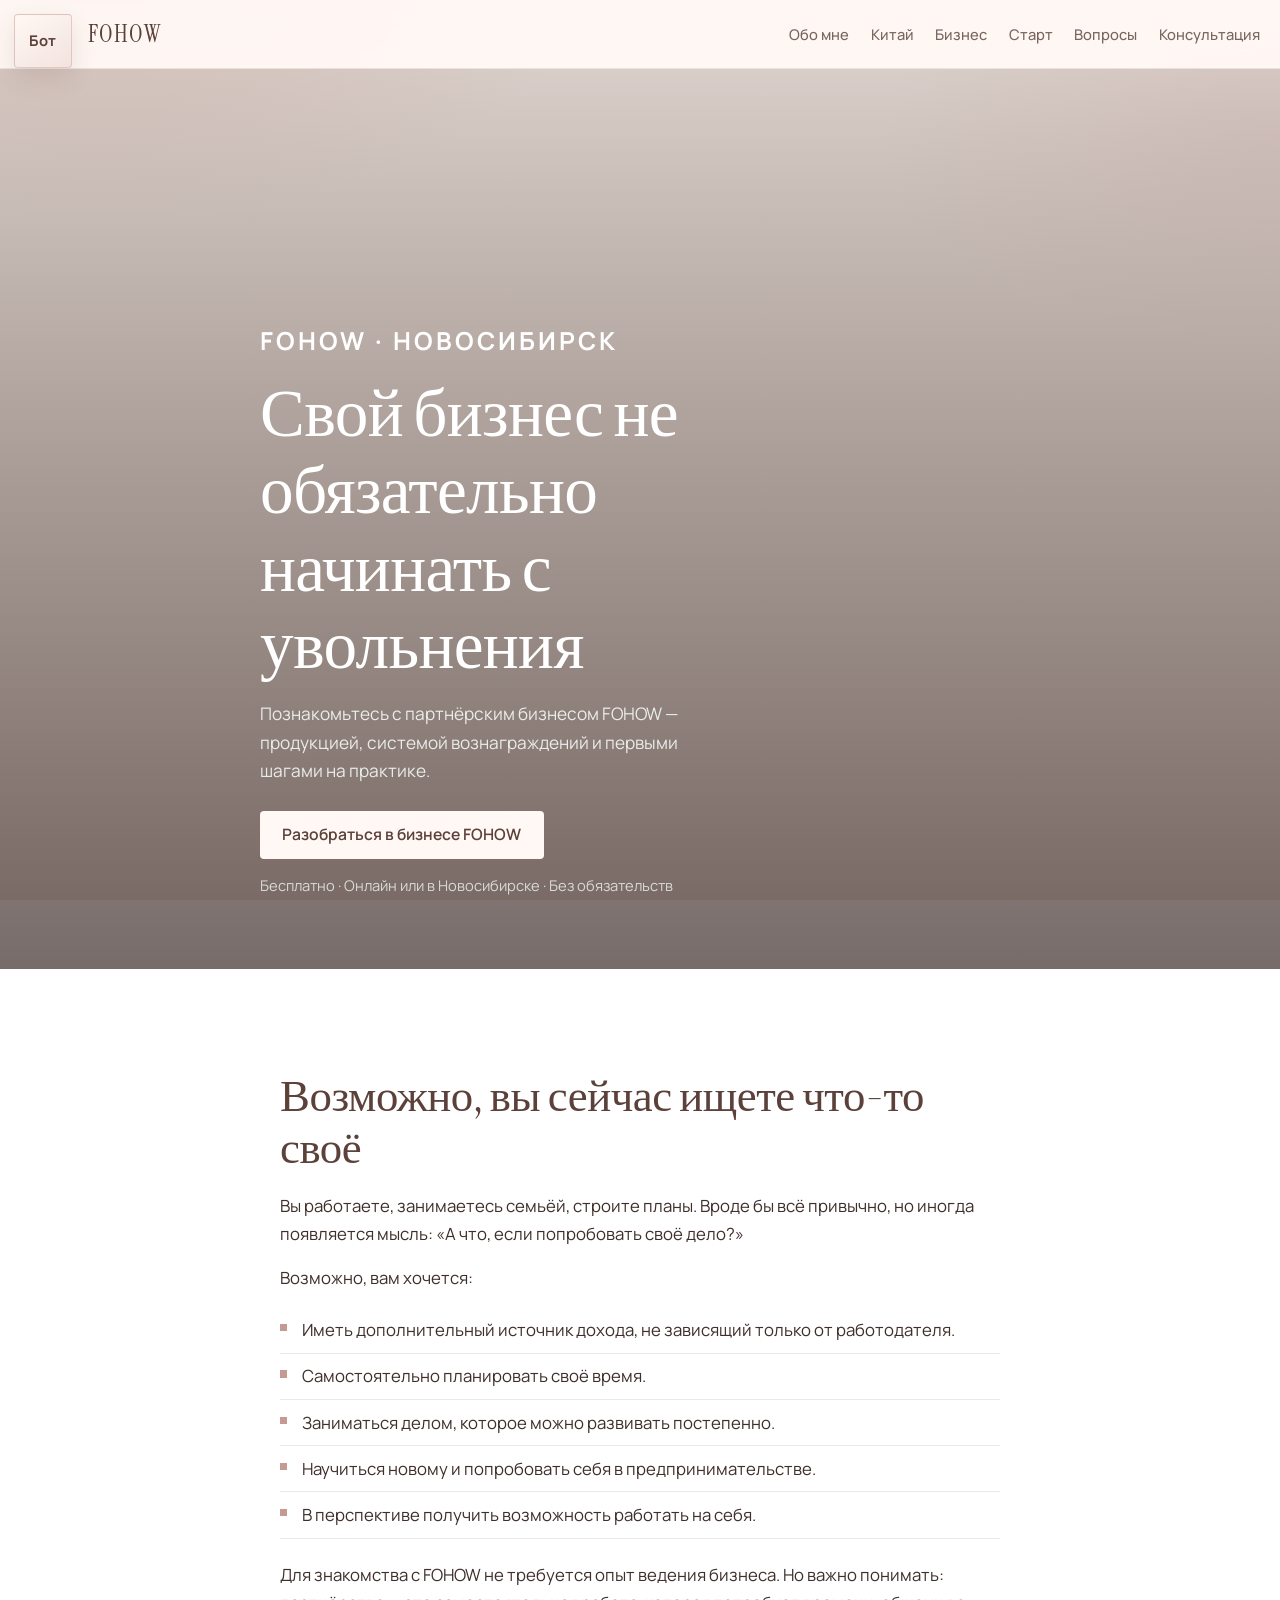
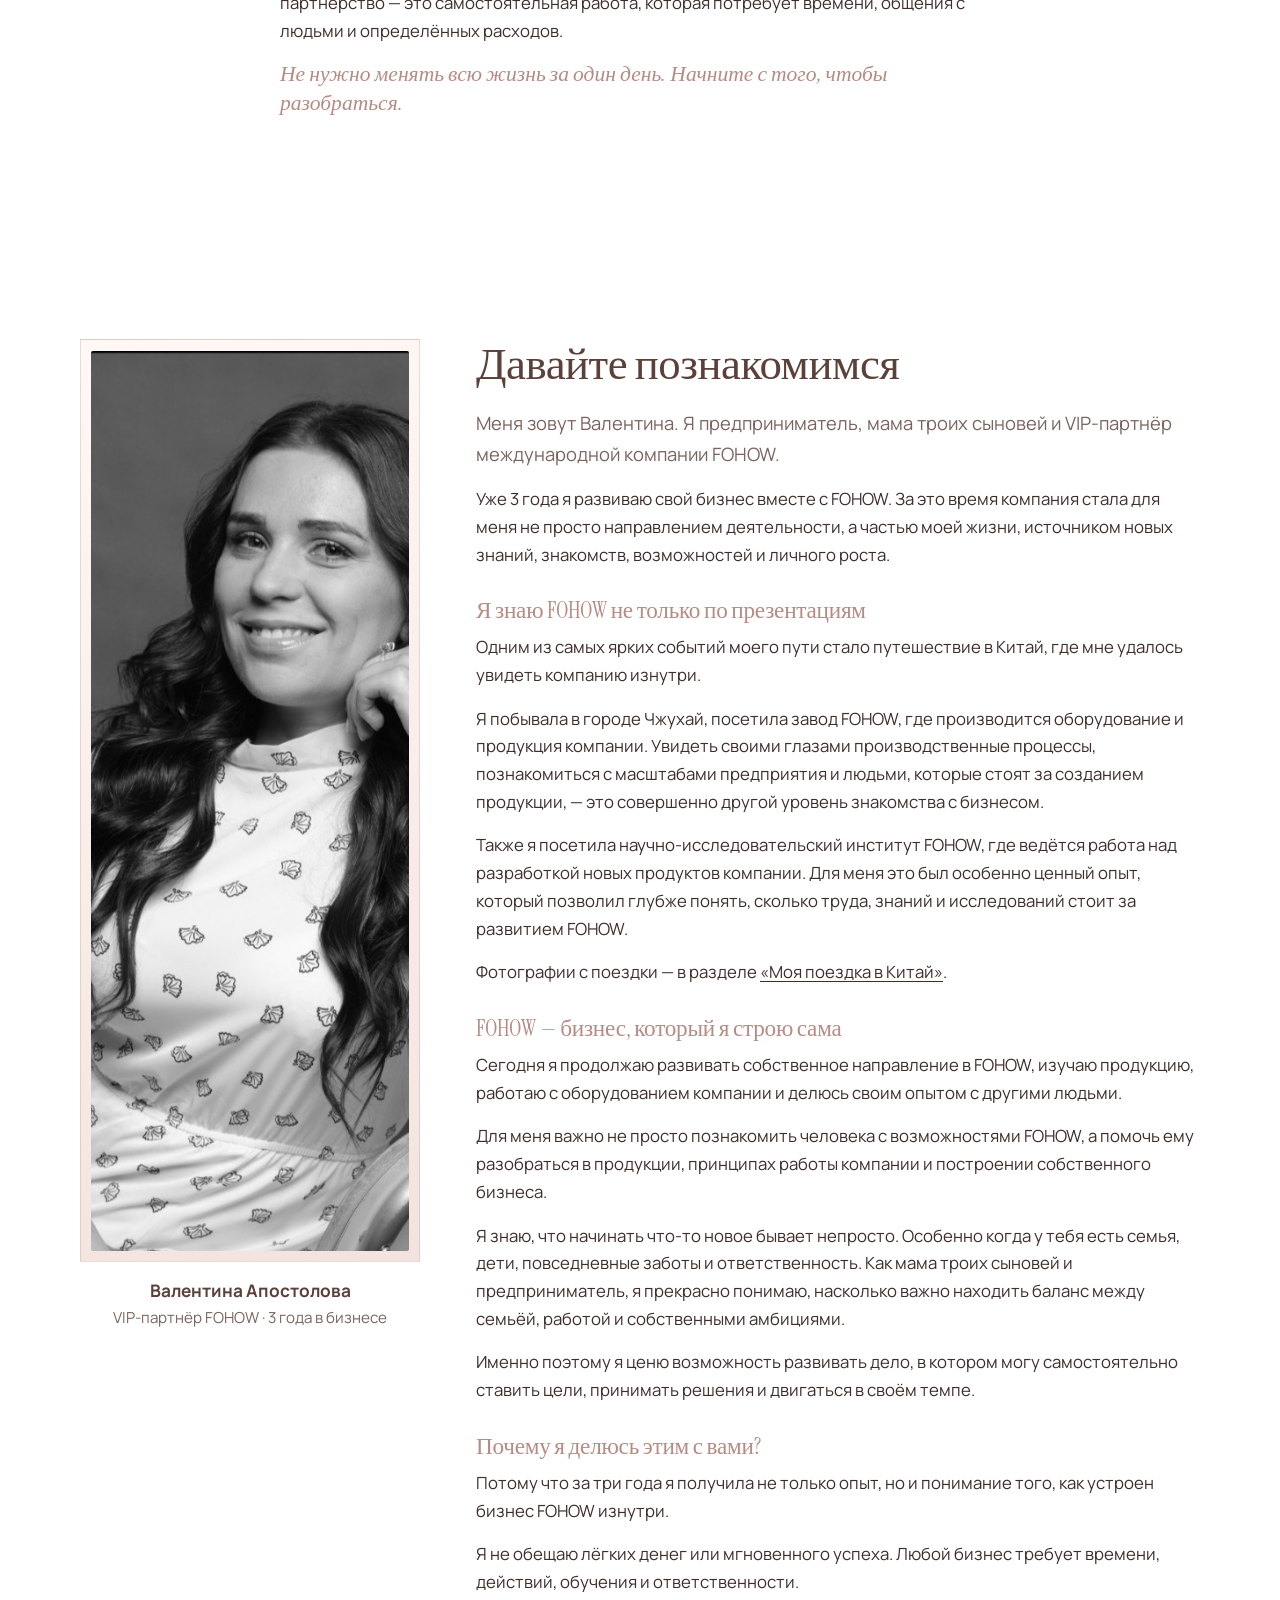
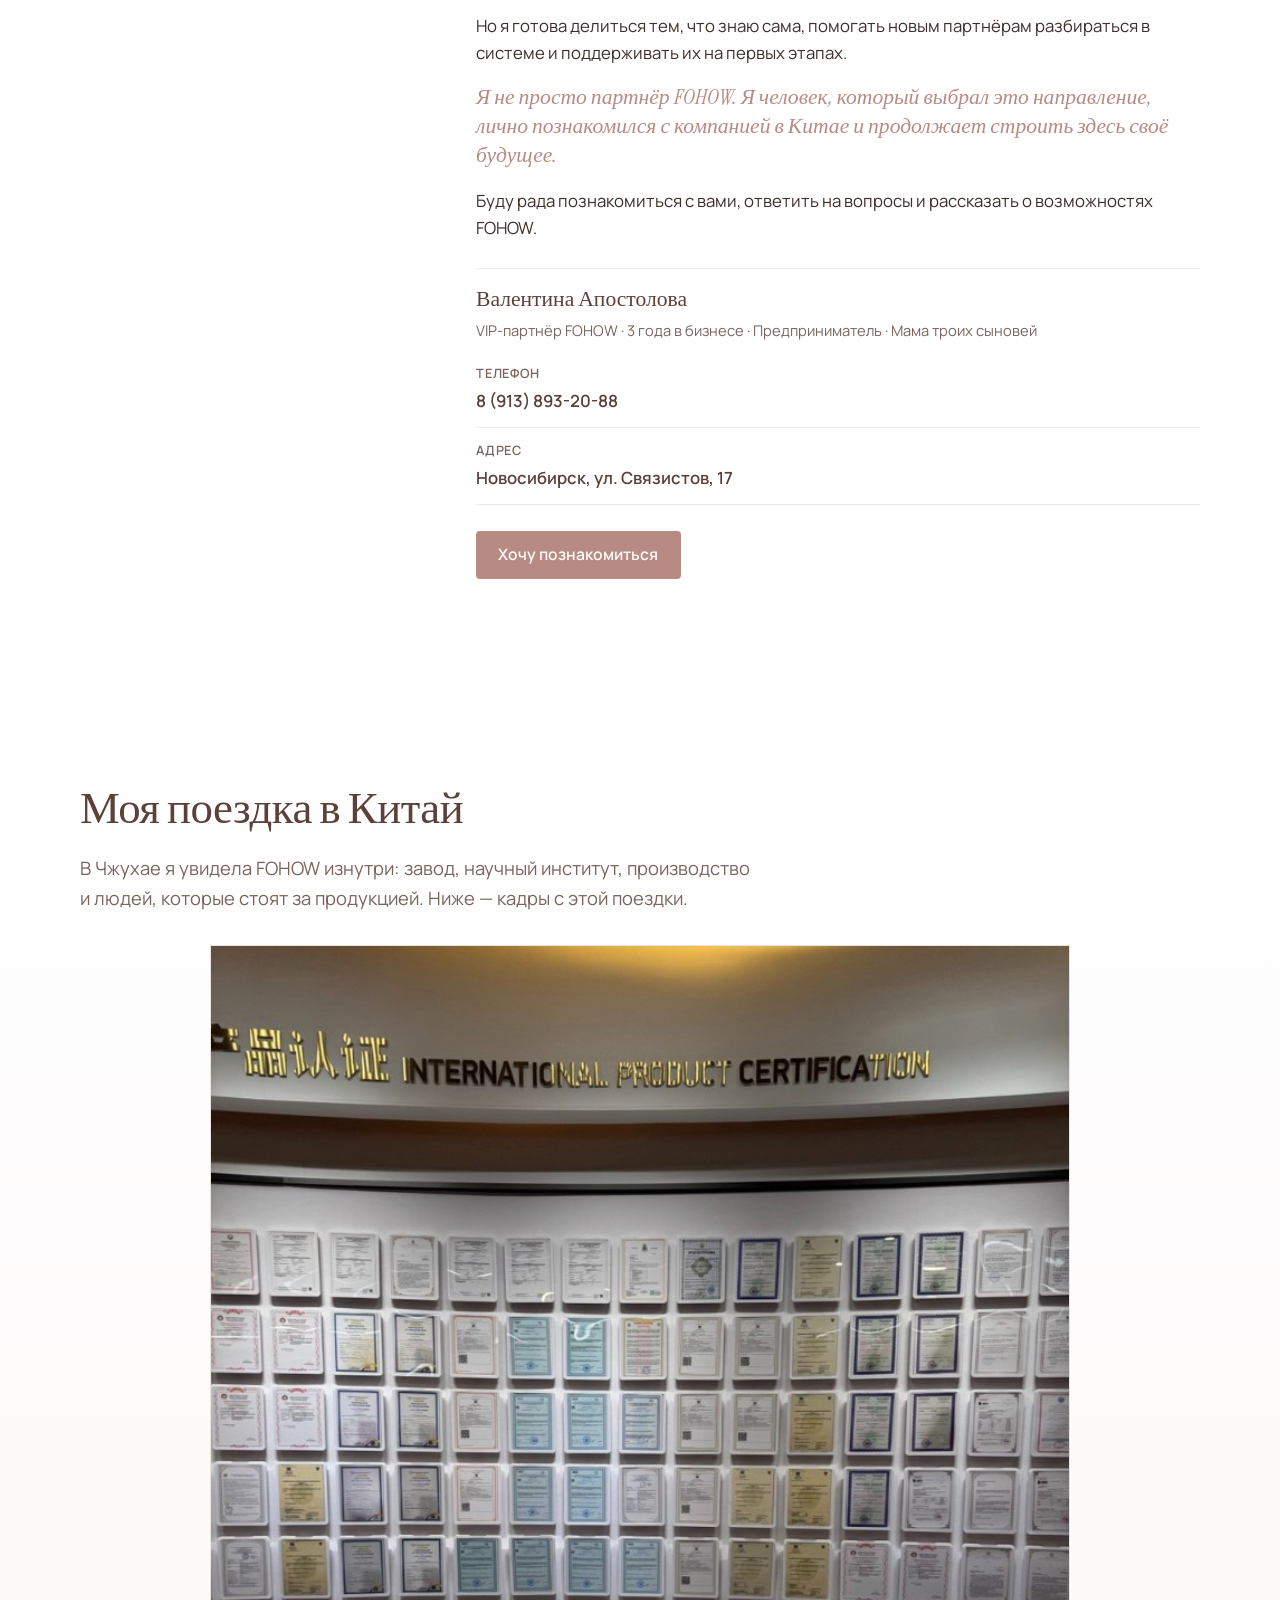
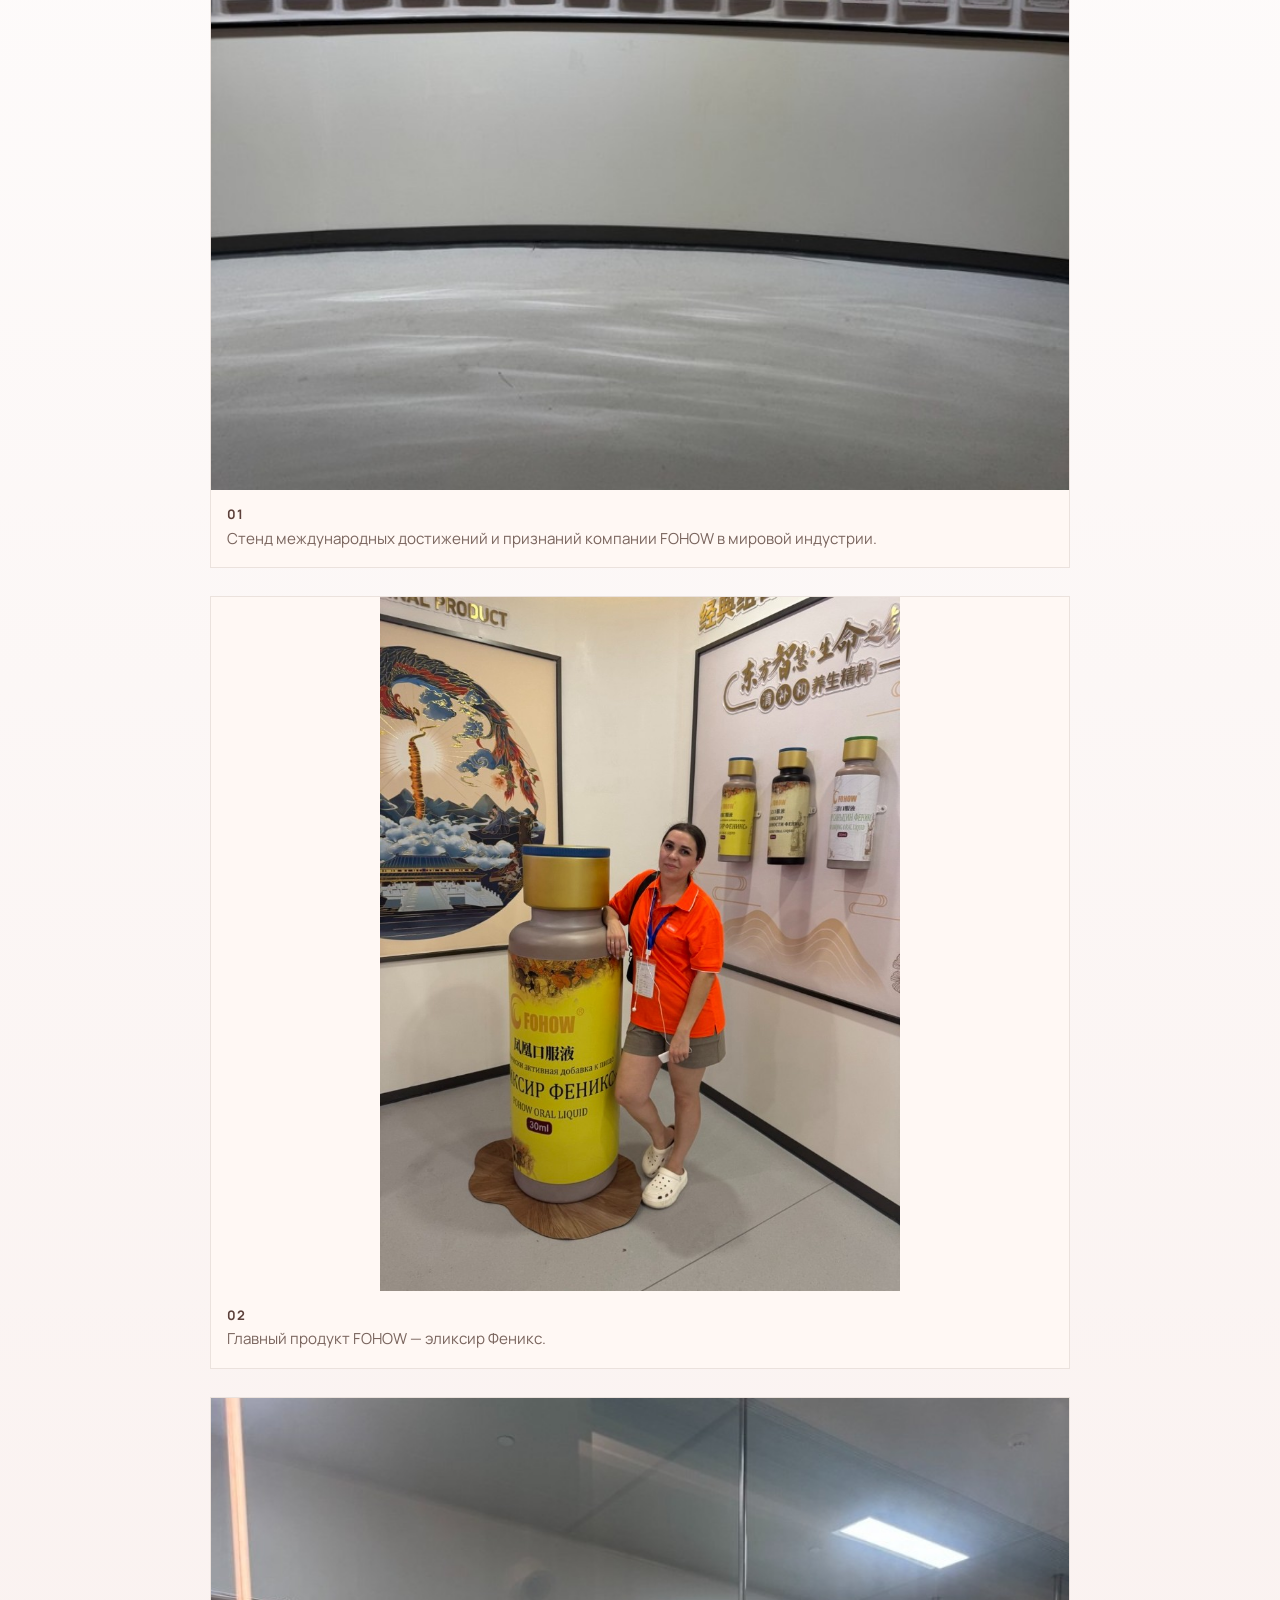
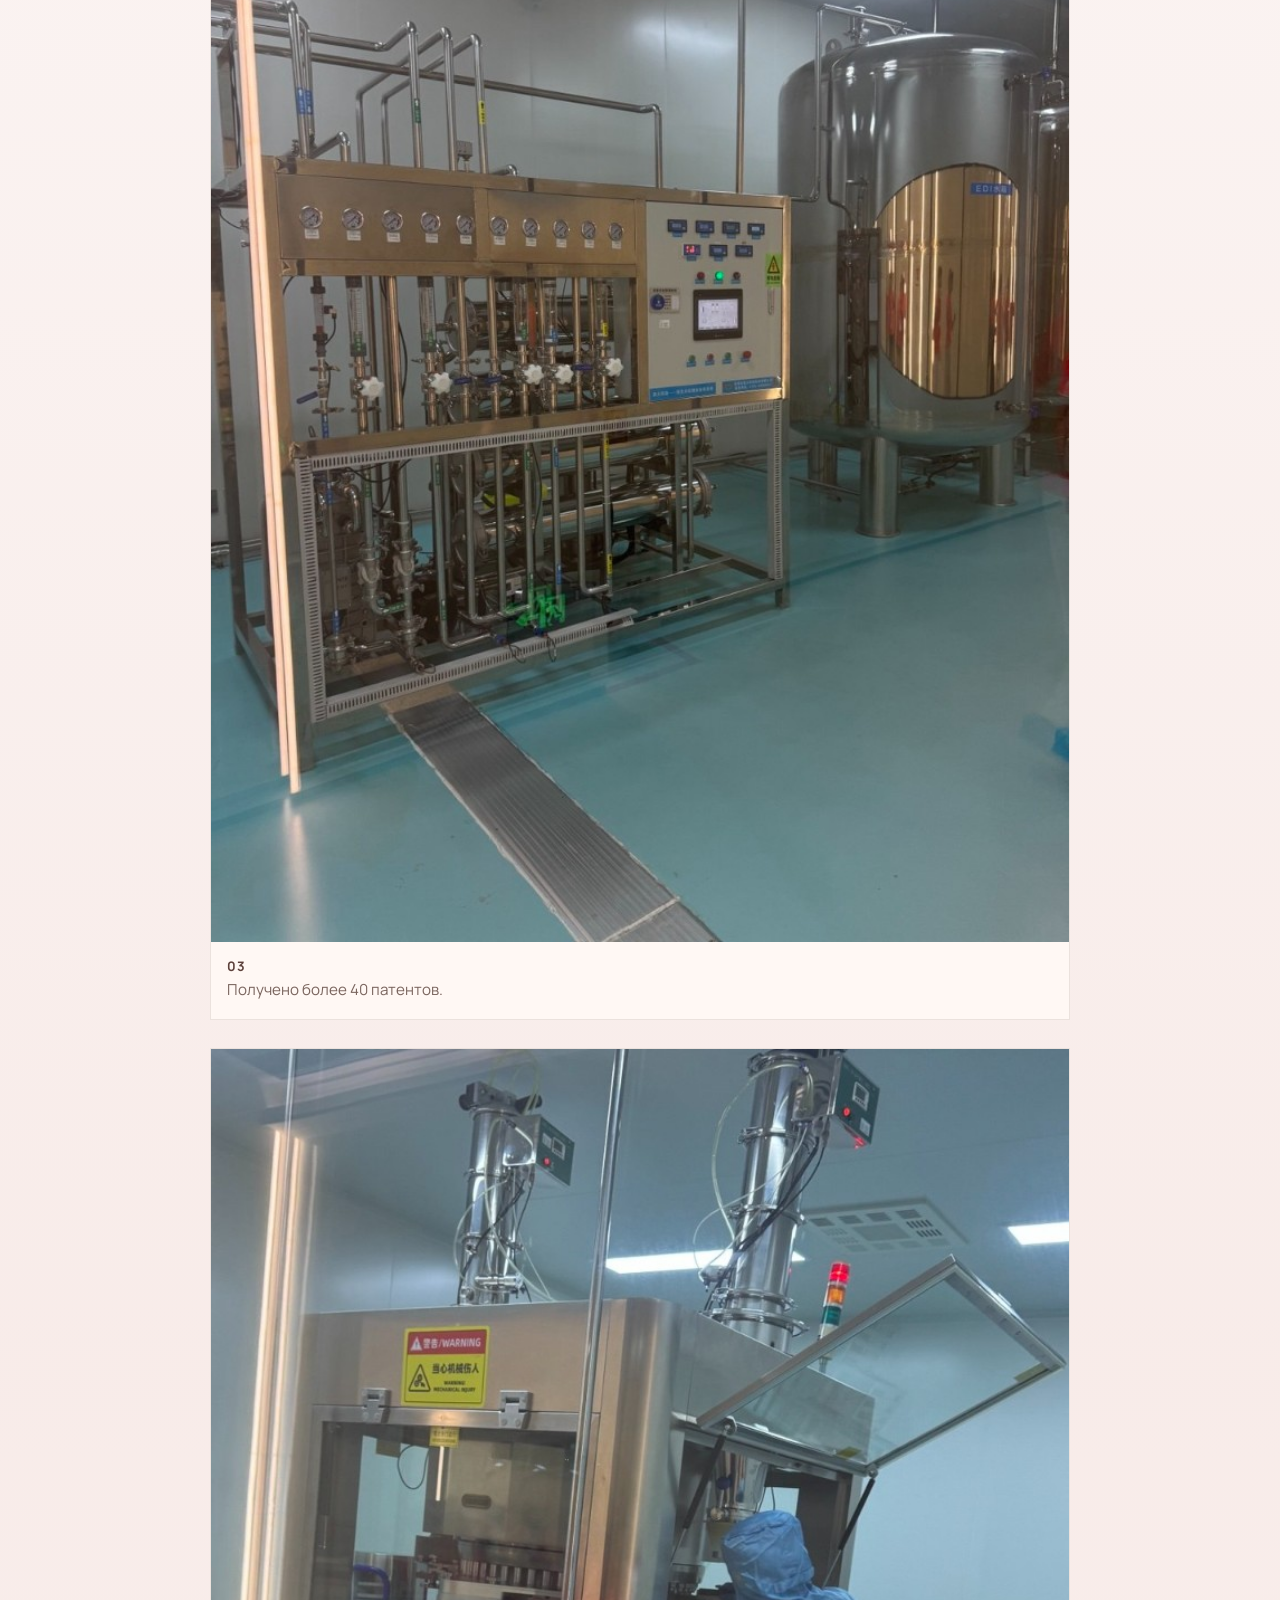
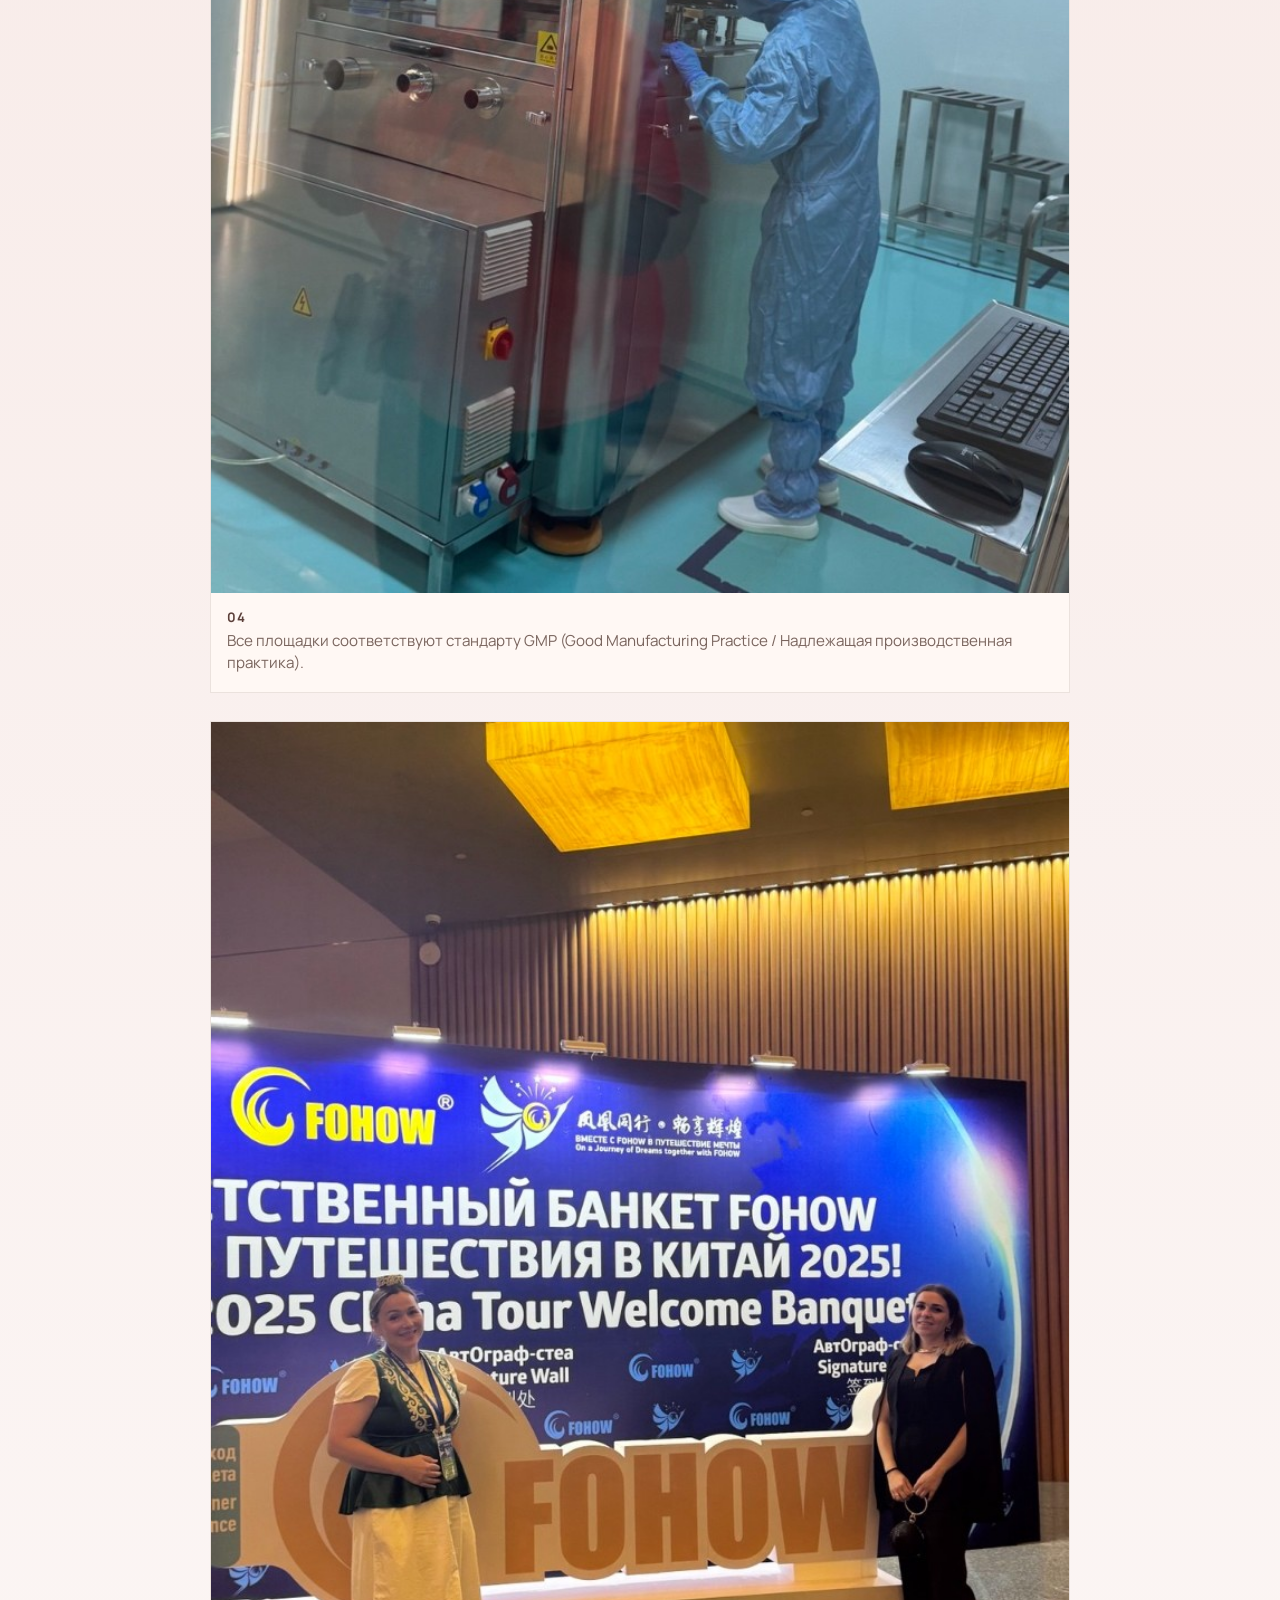
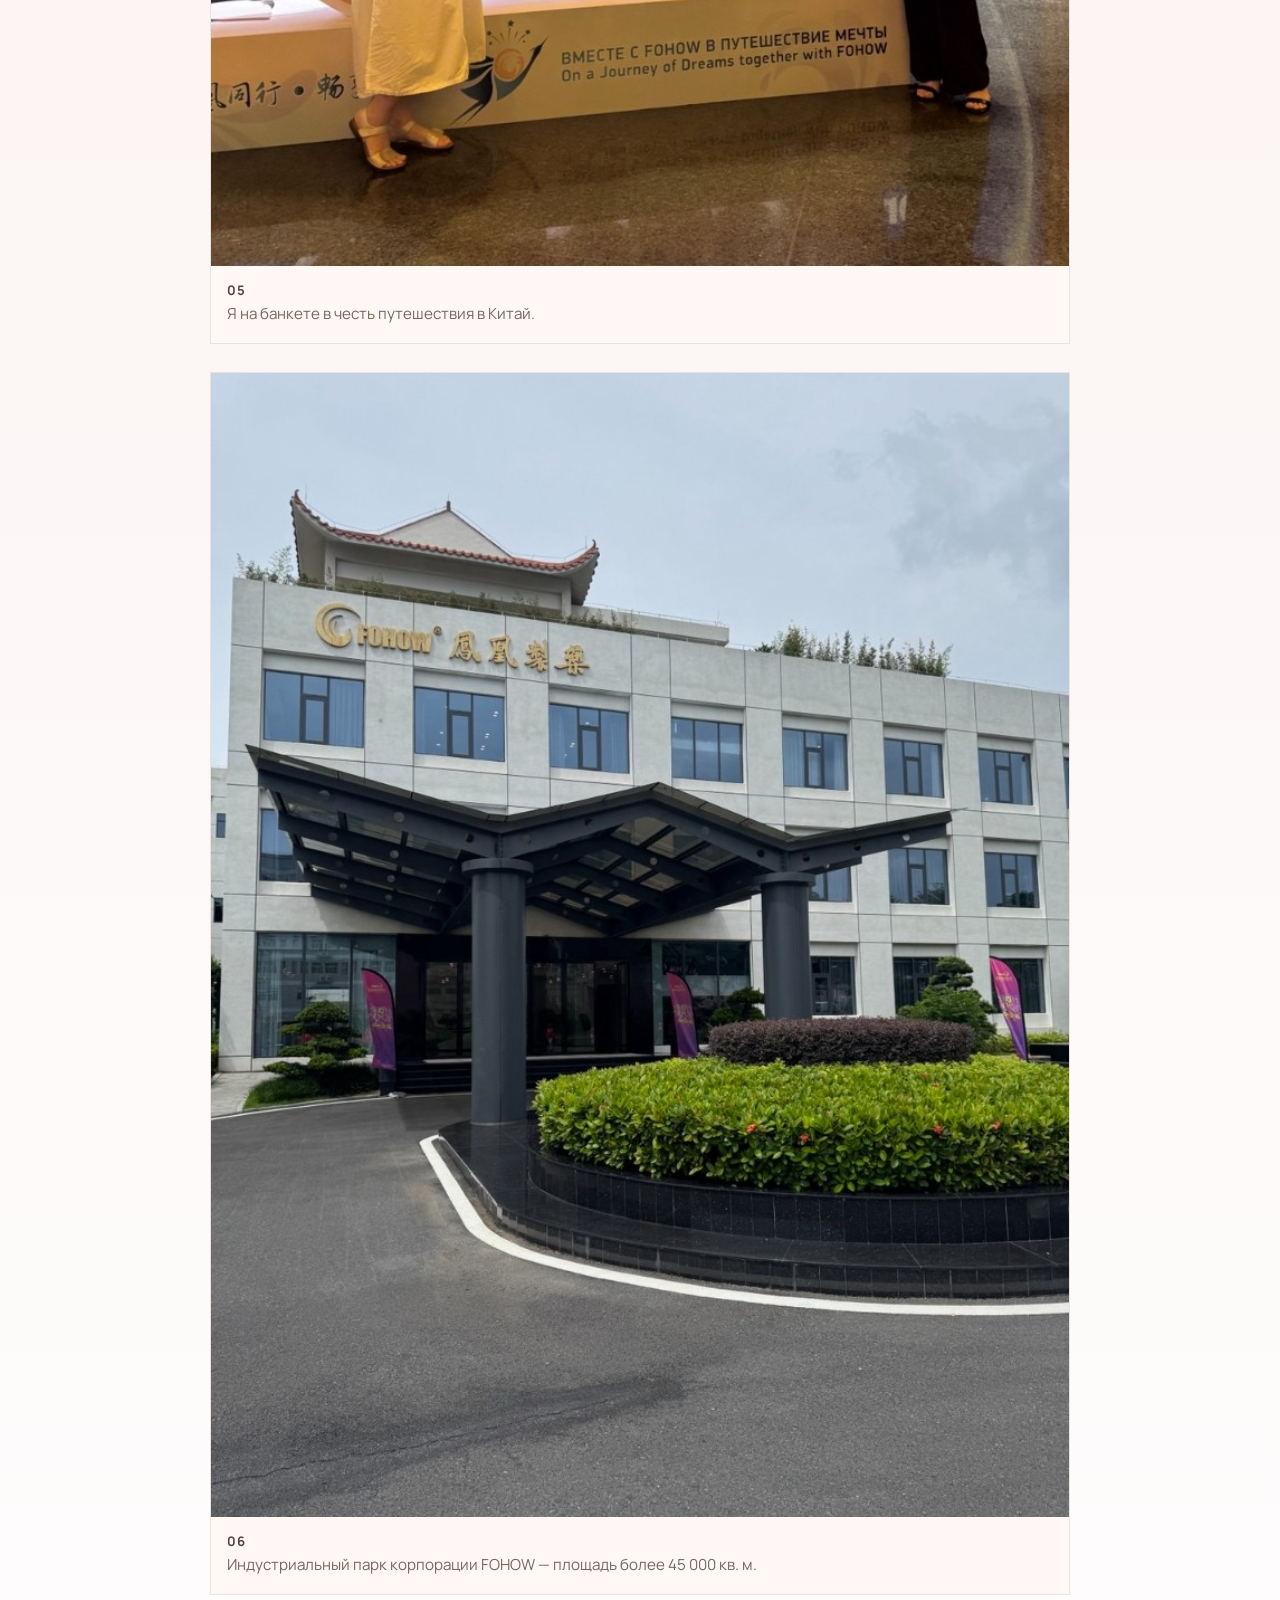
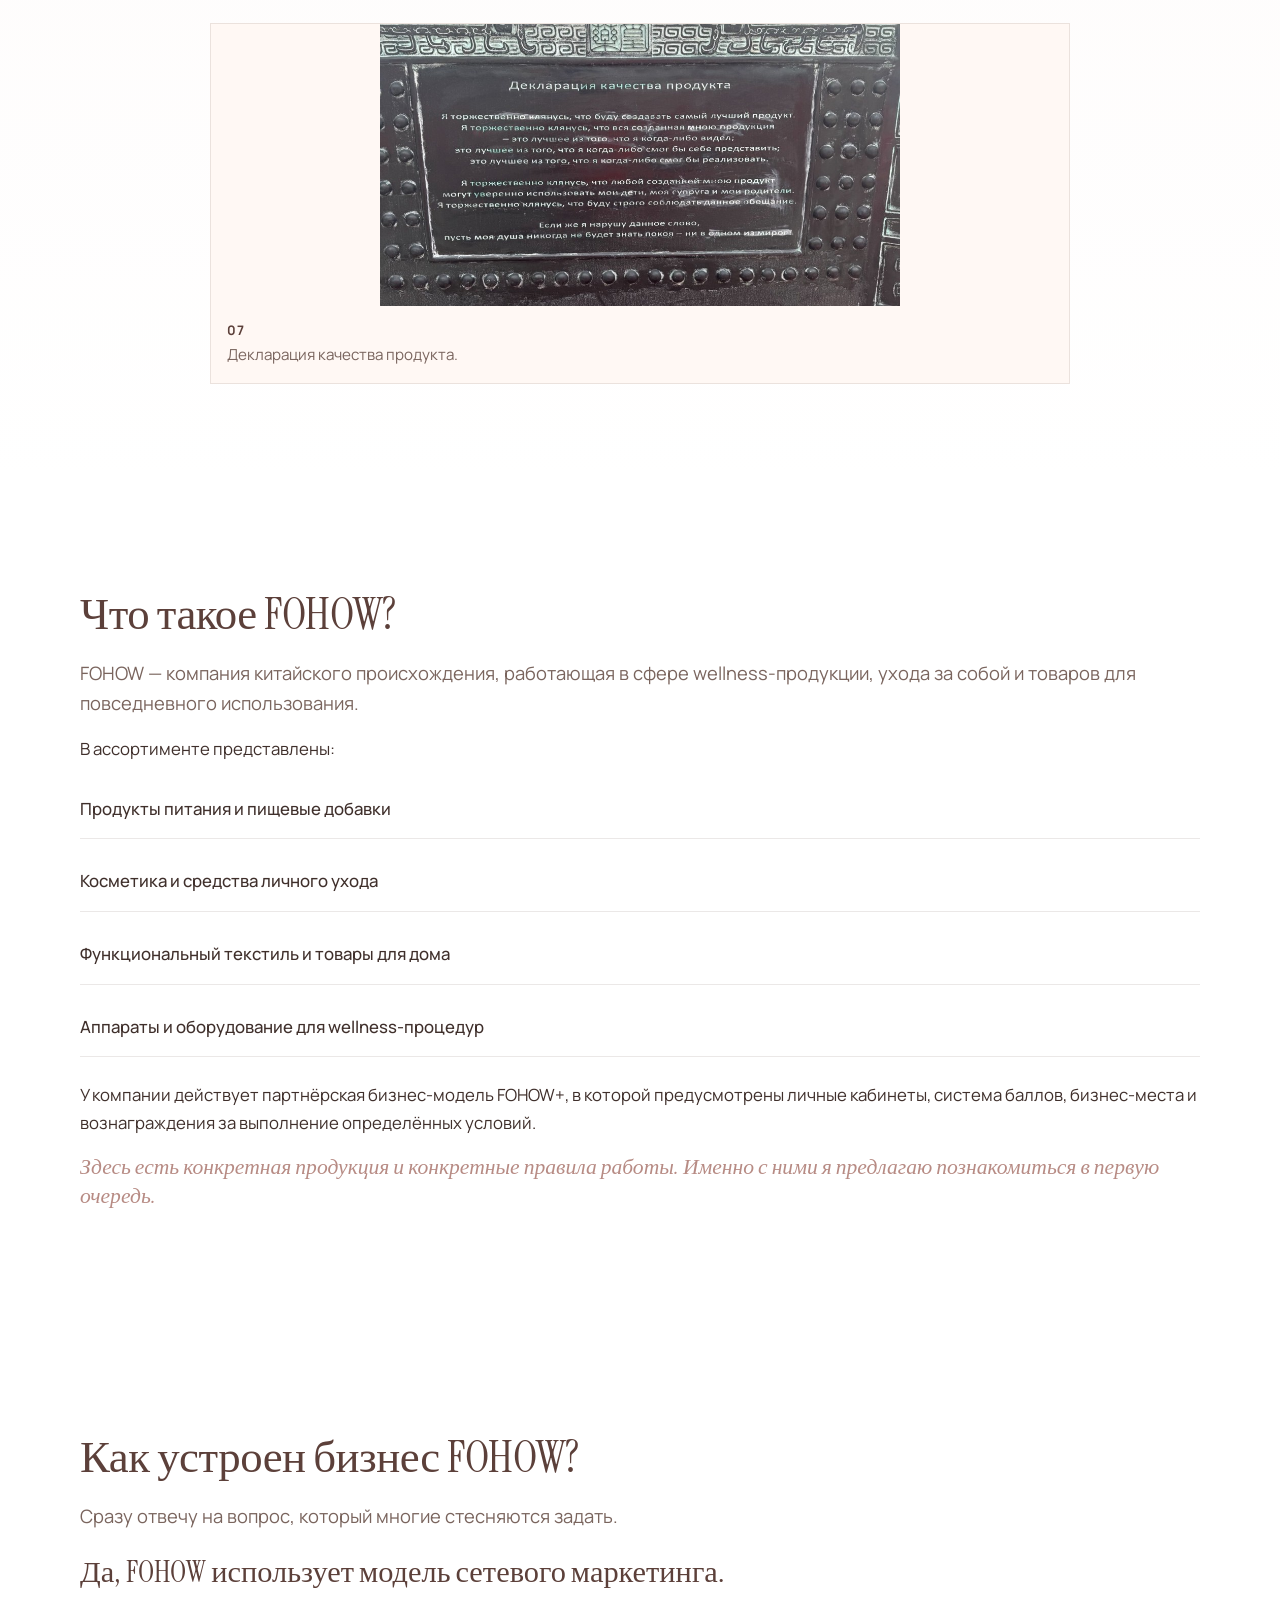
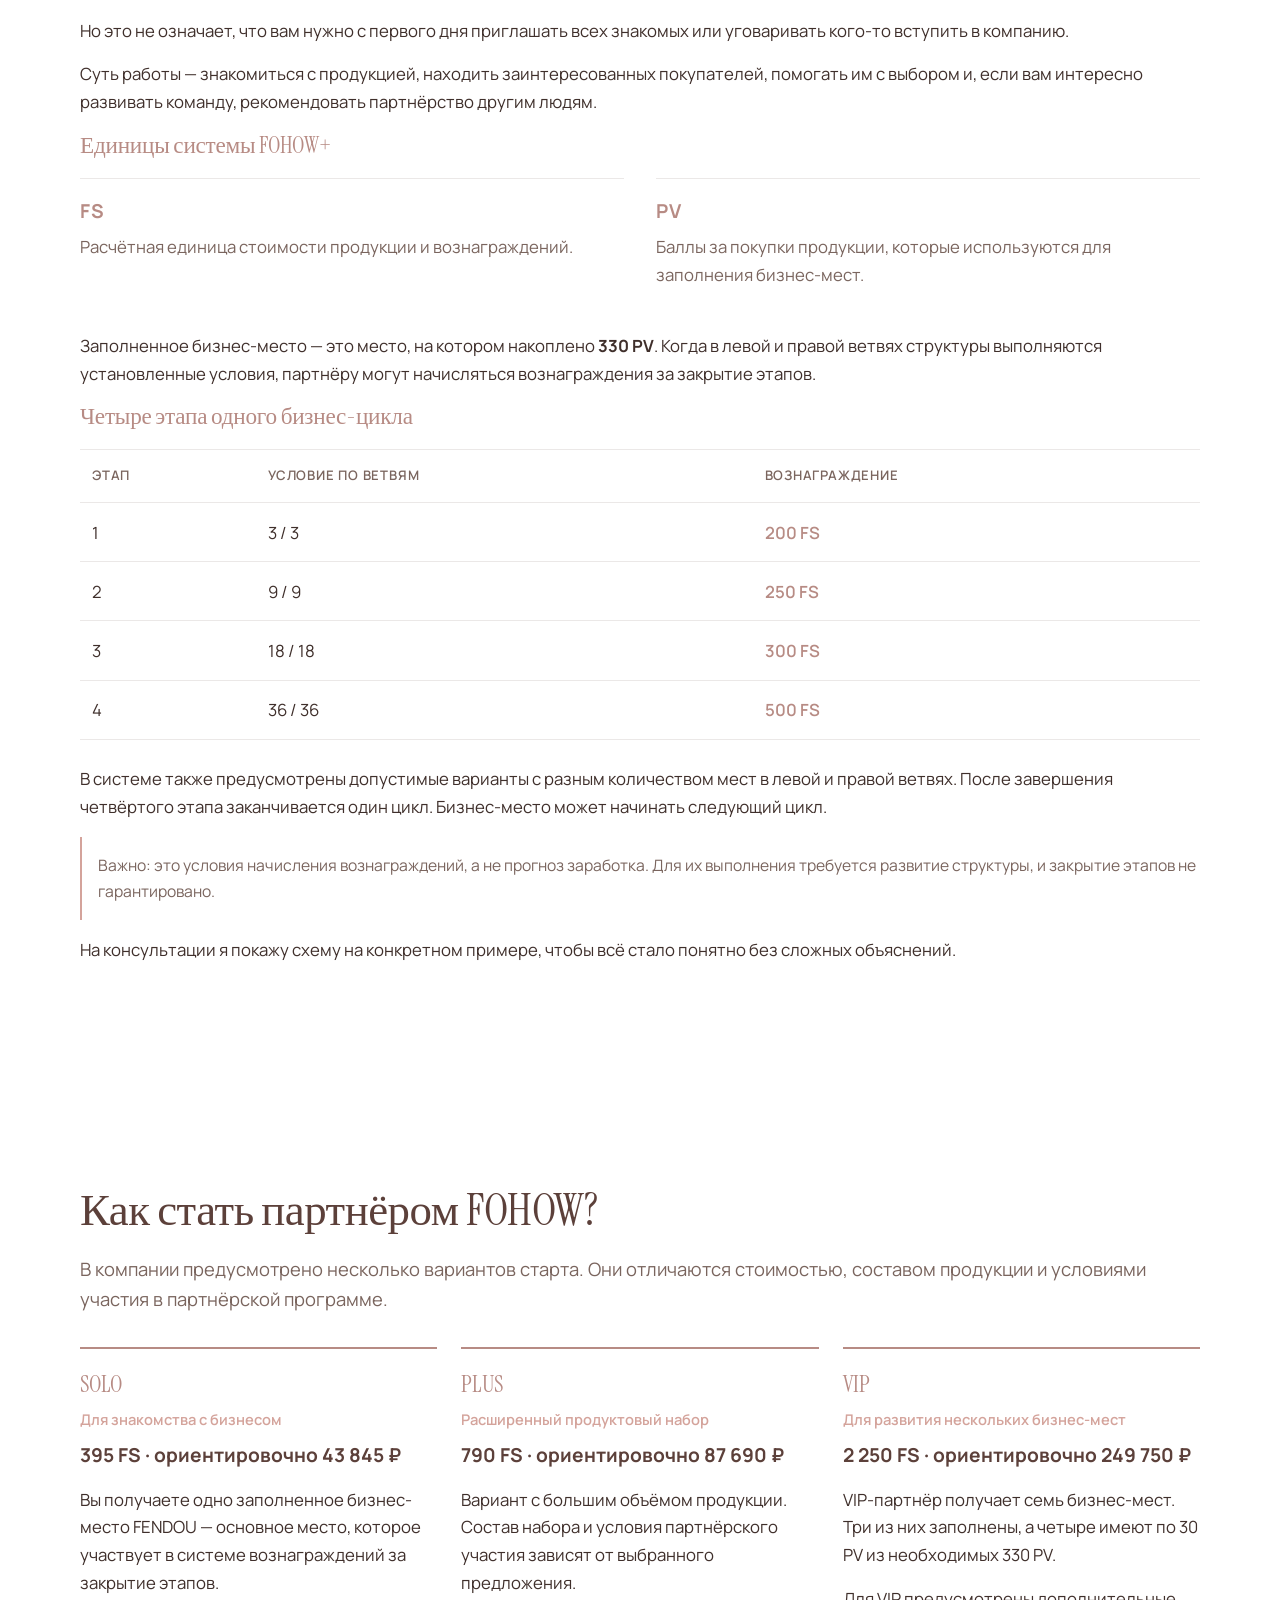
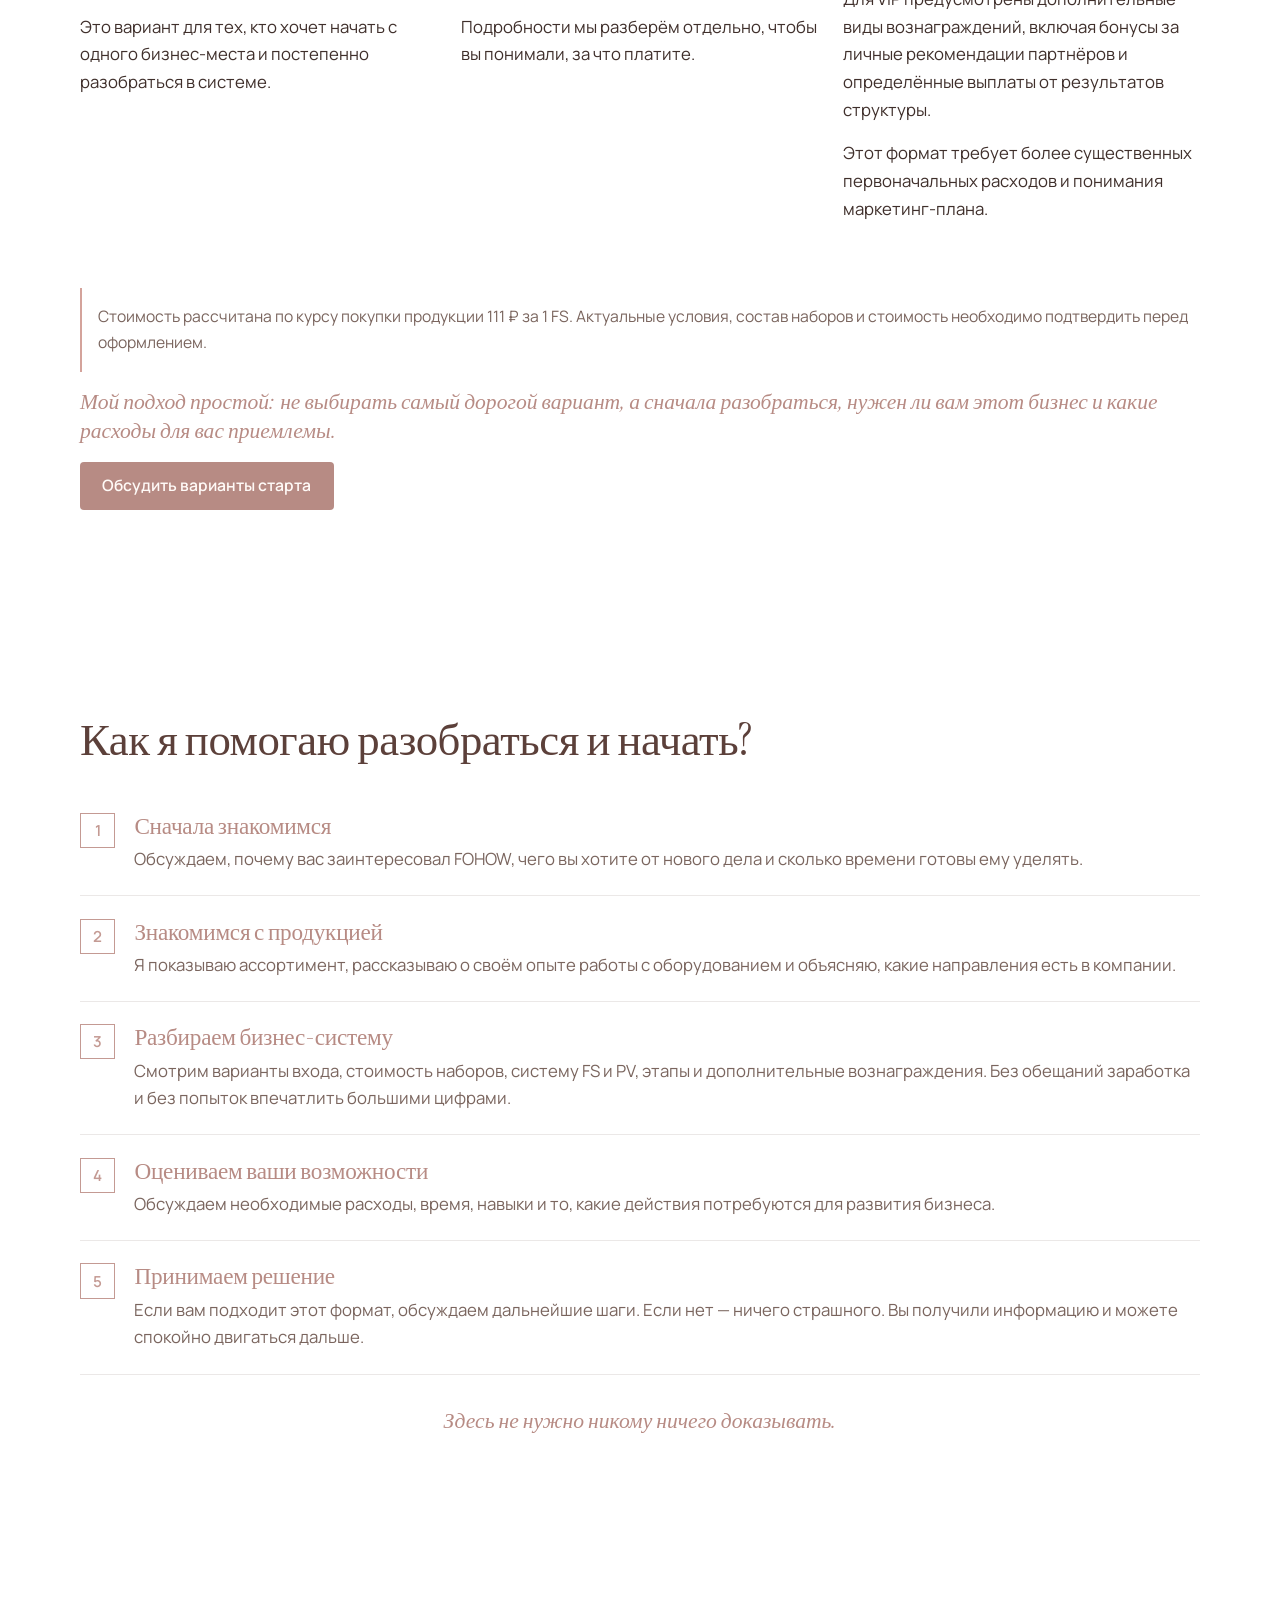
<file: index.html>
<!DOCTYPE html>
<html lang="ru">
  <head>
    <meta charset="UTF-8" />
    <meta name="viewport" content="width=device-width, initial-scale=1.0" />
    <title>FOHOW · Новосибирск — партнёрские консультации</title>
    <meta
      name="description"
      content="Знакомство с партнёрским бизнесом FOHOW в Новосибирске. Бесплатная консультация онлайн или лично — без обязательств."
    />
    <link rel="preconnect" href="https://fonts.googleapis.com" />
    <link rel="preconnect" href="https://fonts.gstatic.com" crossorigin />
    <link
      href="https://fonts.googleapis.com/css2?family=Manrope:wght@400;500;600;700&family=Instrument+Serif:ital@0;1&display=swap"
      rel="stylesheet"
    />
    <link rel="stylesheet" href="styles.css" />
  </head>
  <body>
    <button
      type="button"
      class="bot-toggle"
      id="bot-toggle"
      aria-expanded="false"
      aria-controls="bot-panel"
    >
      Бот
    </button>

    <div class="bot-panel" id="bot-panel" hidden>
      <div class="bot-header">
        <div>
          <strong>Помощник FOHOW</strong>
          <p>Отвечу на вопросы и помогу записаться</p>
        </div>
        <button type="button" class="bot-close" id="bot-close" aria-label="Закрыть чат">×</button>
      </div>
      <div class="bot-messages" id="bot-messages" aria-live="polite"></div>
      <form class="bot-form" id="bot-form">
        <input
          type="text"
          id="bot-input"
          name="message"
          autocomplete="off"
          placeholder="Напишите сообщение…"
          required
        />
        <button class="btn btn-primary" type="submit">Отправить</button>
      </form>
    </div>

    <header class="site-header">
      <a class="logo" href="#top">FOHOW</a>
      <nav class="nav" aria-label="Основная навигация">
        <a href="#about">Обо мне</a>
        <a href="#china">Китай</a>
        <a href="#business">Бизнес</a>
        <a href="#start">Старт</a>
        <a href="#faq">Вопросы</a>
        <a class="nav-cta" href="#consult">Консультация</a>
      </nav>
      <a class="header-cta" href="#consult">Записаться</a>
    </header>

    <main id="top">
      <section class="hero" aria-labelledby="hero-title">
        <div class="hero-media" role="img" aria-label="Спокойный светлый интерьер — атмосфера осознанного старта"></div>
        <div class="hero-content">
          <p class="brand-mark">FOHOW · Новосибирск</p>
          <h1 id="hero-title">Свой бизнес не обязательно начинать с увольнения</h1>
          <p class="hero-lead">
            Познакомьтесь с партнёрским бизнесом FOHOW — продукцией, системой вознаграждений и первыми шагами на практике.
          </p>
          <div class="hero-actions">
            <a class="btn btn-primary" href="#consult">Разобраться в бизнесе FOHOW</a>
            <p class="hero-note">Бесплатно · Онлайн или в Новосибирске · Без обязательств</p>
          </div>
        </div>
      </section>

      <section class="section seeking" aria-labelledby="seeking-title">
        <div class="wrap narrow">
          <h2 id="seeking-title">Возможно, вы сейчас ищете что-то своё</h2>
          <p>
            Вы работаете, занимаетесь семьёй, строите планы. Вроде бы всё привычно, но иногда появляется мысль:
            «А что, если попробовать своё дело?»
          </p>
          <p>Возможно, вам хочется:</p>
          <ul class="plain-list">
            <li>Иметь дополнительный источник дохода, не зависящий только от работодателя.</li>
            <li>Самостоятельно планировать своё время.</li>
            <li>Заниматься делом, которое можно развивать постепенно.</li>
            <li>Научиться новому и попробовать себя в предпринимательстве.</li>
            <li>В перспективе получить возможность работать на себя.</li>
          </ul>
          <p>
            Для знакомства с FOHOW не требуется опыт ведения бизнеса. Но важно понимать: партнёрство — это
            самостоятельная работа, которая потребует времени, общения с людьми и определённых расходов.
          </p>
          <p class="emphasis">Не нужно менять всю жизнь за один день. Начните с того, чтобы разобраться.</p>
        </div>
      </section>

      <section class="section about" id="about" aria-labelledby="about-title">
        <div class="wrap about-layout">
          <aside class="about-aside">
            <figure class="portrait-frame">
              <img
                class="portrait"
                src="valentina.jpg"
                alt="Валентина Апостолова — VIP-партнёр FOHOW"
                width="720"
                height="900"
              />
            </figure>
            <p class="portrait-caption">
              <strong>Валентина Апостолова</strong>
              VIP-партнёр FOHOW · 3 года в бизнесе
            </p>
          </aside>

          <div class="about-text">
            <h2 id="about-title">Давайте познакомимся</h2>
            <p class="lead">
              Меня зовут Валентина. Я предприниматель, мама троих сыновей и VIP-партнёр международной компании FOHOW.
            </p>
            <p>
              Уже 3 года я развиваю свой бизнес вместе с FOHOW. За это время компания стала для меня не просто
              направлением деятельности, а частью моей жизни, источником новых знаний, знакомств, возможностей и
              личного роста.
            </p>

            <h3>Я знаю FOHOW не только по презентациям</h3>
            <p>
              Одним из самых ярких событий моего пути стало путешествие в Китай, где мне удалось увидеть компанию
              изнутри.
            </p>
            <p>
              Я побывала в городе Чжухай, посетила завод FOHOW, где производится оборудование и продукция компании.
              Увидеть своими глазами производственные процессы, познакомиться с масштабами предприятия и людьми,
              которые стоят за созданием продукции, — это совершенно другой уровень знакомства с бизнесом.
            </p>
            <p>
              Также я посетила научно-исследовательский институт FOHOW, где ведётся работа над разработкой новых
              продуктов компании. Для меня это был особенно ценный опыт, который позволил глубже понять, сколько
              труда, знаний и исследований стоит за развитием FOHOW.
            </p>
            <p>
              Фотографии с поездки — в разделе
              <a href="#china">«Моя поездка в Китай»</a>.
            </p>

            <h3>FOHOW — бизнес, который я строю сама</h3>
            <p>
              Сегодня я продолжаю развивать собственное направление в FOHOW, изучаю продукцию, работаю с
              оборудованием компании и делюсь своим опытом с другими людьми.
            </p>
            <p>
              Для меня важно не просто познакомить человека с возможностями FOHOW, а помочь ему разобраться в
              продукции, принципах работы компании и построении собственного бизнеса.
            </p>
            <p>
              Я знаю, что начинать что-то новое бывает непросто. Особенно когда у тебя есть семья, дети, повседневные
              заботы и ответственность. Как мама троих сыновей и предприниматель, я прекрасно понимаю, насколько важно
              находить баланс между семьёй, работой и собственными амбициями.
            </p>
            <p>
              Именно поэтому я ценю возможность развивать дело, в котором могу самостоятельно ставить цели, принимать
              решения и двигаться в своём темпе.
            </p>

            <h3>Почему я делюсь этим с вами?</h3>
            <p>Потому что за три года я получила не только опыт, но и понимание того, как устроен бизнес FOHOW изнутри.</p>
            <p>
              Я не обещаю лёгких денег или мгновенного успеха. Любой бизнес требует времени, действий, обучения и
              ответственности.
            </p>
            <p>
              Но я готова делиться тем, что знаю сама, помогать новым партнёрам разбираться в системе и поддерживать
              их на первых этапах.
            </p>
            <p class="emphasis">
              Я не просто партнёр FOHOW. Я человек, который выбрал это направление, лично познакомился с компанией в
              Китае и продолжает строить здесь своё будущее.
            </p>
            <p>Буду рада познакомиться с вами, ответить на вопросы и рассказать о возможностях FOHOW.</p>

            <p class="signature">
              Валентина Апостолова<br />
              <span>VIP-партнёр FOHOW · 3 года в бизнесе · Предприниматель · Мама троих сыновей</span>
            </p>

            <ul class="contact-facts">
              <li>
                <span>Телефон</span>
                <a href="tel:+79138932088">8 (913) 893-20-88</a>
              </li>
              <li>
                <span>Адрес</span>
                <a
                  href="https://yandex.ru/maps/?text=Новосибирск,%20улица%20Связистов,%2017"
                  target="_blank"
                  rel="noopener noreferrer"
                  >Новосибирск, ул. Связистов, 17</a
                >
              </li>
            </ul>
            <a class="btn btn-primary" href="#consult">Хочу познакомиться</a>
          </div>
        </div>
      </section>

      <section class="section china" id="china" aria-labelledby="china-title">
        <div class="wrap">
          <h2 id="china-title">Моя поездка в Китай</h2>
          <div class="china-intro">
            <p class="section-lead">
              В Чжухае я увидела FOHOW изнутри: завод, научный институт, производство и людей, которые стоят за
              продукцией. Ниже — кадры с этой поездки.
            </p>
          </div>

          <div class="china-gallery">
            <figure class="china-card china-card--wide">
              <img
                src="china/01-certifications.jpg"
                alt="Стенд международных сертификатов и признаний FOHOW"
                width="1600"
                height="900"
                loading="lazy"
              />
              <figcaption>
                <strong>01</strong>
                Стенд международных достижений и признаний компании FOHOW в мировой индустрии.
              </figcaption>
            </figure>

            <figure class="china-card china-card--wide china-card--portrait">
              <img
                src="china/02-elixir.jpg"
                alt="Валентина у стенда с эликсиром Феникс FOHOW"
                width="1200"
                height="1600"
                loading="lazy"
              />
              <figcaption>
                <strong>02</strong>
                Главный продукт FOHOW — эликсир Феникс.
              </figcaption>
            </figure>

            <figure class="china-card china-card--wide">
              <img
                src="china/03-patents.jpg"
                alt="Производственные мощности FOHOW"
                width="1600"
                height="1200"
                loading="lazy"
              />
              <figcaption>
                <strong>03</strong>
                Получено более 40 патентов.
              </figcaption>
            </figure>

            <figure class="china-card china-card--wide">
              <img
                src="china/04-gmp.jpg"
                alt="Производственная площадка FOHOW по стандарту GMP"
                width="1600"
                height="1200"
                loading="lazy"
              />
              <figcaption>
                <strong>04</strong>
                Все площадки соответствуют стандарту GMP (Good Manufacturing Practice / Надлежащая производственная
                практика).
              </figcaption>
            </figure>

            <figure class="china-card china-card--wide">
              <img
                src="china/05-banquet.jpg"
                alt="Валентина на банкете FOHOW в честь путешествия в Китай"
                width="1600"
                height="1200"
                loading="lazy"
              />
              <figcaption>
                <strong>05</strong>
                Я на банкете в честь путешествия в Китай.
              </figcaption>
            </figure>

            <figure class="china-card china-card--wide">
              <img
                src="china/06-park.jpg"
                alt="Индустриальный парк корпорации FOHOW"
                width="1600"
                height="1200"
                loading="lazy"
              />
              <figcaption>
                <strong>06</strong>
                Индустриальный парк корпорации FOHOW — площадь более 45 000 кв. м.
              </figcaption>
            </figure>

            <figure class="china-card china-card--wide china-card--portrait">
              <img
                src="china/07-declaration.jpg"
                alt="Декларация качества продукта FOHOW"
                width="1200"
                height="1600"
                loading="lazy"
              />
              <figcaption>
                <strong>07</strong>
                Декларация качества продукта.
              </figcaption>
            </figure>
          </div>
        </div>
      </section>

      <section class="section company" id="company" aria-labelledby="company-title">
        <div class="wrap">
          <h2 id="company-title">Что такое FOHOW?</h2>
          <p class="section-lead">
            FOHOW — компания китайского происхождения, работающая в сфере wellness-продукции, ухода за собой и товаров
            для повседневного использования.
          </p>
          <p>В ассортименте представлены:</p>
          <ul class="assortment">
            <li>Продукты питания и пищевые добавки</li>
            <li>Косметика и средства личного ухода</li>
            <li>Функциональный текстиль и товары для дома</li>
            <li>Аппараты и оборудование для wellness-процедур</li>
          </ul>
          <p>
            У компании действует партнёрская бизнес-модель FOHOW+, в которой предусмотрены личные кабинеты, система
            баллов, бизнес-места и вознаграждения за выполнение определённых условий.
          </p>
          <p class="emphasis">
            Здесь есть конкретная продукция и конкретные правила работы. Именно с ними я предлагаю познакомиться в
            первую очередь.
          </p>
        </div>
      </section>

      <section class="section business" id="business" aria-labelledby="business-title">
        <div class="wrap">
          <h2 id="business-title">Как устроен бизнес FOHOW?</h2>
          <p class="section-lead">Сразу отвечу на вопрос, который многие стесняются задать.</p>
          <p class="callout">Да, FOHOW использует модель сетевого маркетинга.</p>
          <p>
            Но это не означает, что вам нужно с первого дня приглашать всех знакомых или уговаривать кого-то вступить в
            компанию.
          </p>
          <p>
            Суть работы — знакомиться с продукцией, находить заинтересованных покупателей, помогать им с выбором и,
            если вам интересно развивать команду, рекомендовать партнёрство другим людям.
          </p>

          <h3>Единицы системы FOHOW+</h3>
          <div class="units">
            <div>
              <strong>FS</strong>
              <p>Расчётная единица стоимости продукции и вознаграждений.</p>
            </div>
            <div>
              <strong>PV</strong>
              <p>Баллы за покупки продукции, которые используются для заполнения бизнес-мест.</p>
            </div>
          </div>
          <p>
            Заполненное бизнес-место — это место, на котором накоплено <strong>330 PV</strong>. Когда в левой и правой
            ветвях структуры выполняются установленные условия, партнёру могут начисляться вознаграждения за закрытие
            этапов.
          </p>

          <h3>Четыре этапа одного бизнес-цикла</h3>
          <div class="table-wrap" tabindex="0">
            <table>
              <thead>
                <tr>
                  <th>Этап</th>
                  <th>Условие по ветвям</th>
                  <th>Вознаграждение</th>
                </tr>
              </thead>
              <tbody>
                <tr>
                  <td>1</td>
                  <td>3 / 3</td>
                  <td>200 FS</td>
                </tr>
                <tr>
                  <td>2</td>
                  <td>9 / 9</td>
                  <td>250 FS</td>
                </tr>
                <tr>
                  <td>3</td>
                  <td>18 / 18</td>
                  <td>300 FS</td>
                </tr>
                <tr>
                  <td>4</td>
                  <td>36 / 36</td>
                  <td>500 FS</td>
                </tr>
              </tbody>
            </table>
          </div>
          <p>
            В системе также предусмотрены допустимые варианты с разным количеством мест в левой и правой ветвях. После
            завершения четвёртого этапа заканчивается один цикл. Бизнес-место может начинать следующий цикл.
          </p>
          <p class="disclaimer">
            Важно: это условия начисления вознаграждений, а не прогноз заработка. Для их выполнения требуется развитие
            структуры, и закрытие этапов не гарантировано.
          </p>
          <p>На консультации я покажу схему на конкретном примере, чтобы всё стало понятно без сложных объяснений.</p>
        </div>
      </section>

      <section class="section start" id="start" aria-labelledby="start-title">
        <div class="wrap">
          <h2 id="start-title">Как стать партнёром FOHOW?</h2>
          <p class="section-lead">
            В компании предусмотрено несколько вариантов старта. Они отличаются стоимостью, составом продукции и
            условиями участия в партнёрской программе.
          </p>

          <div class="packages">
            <article>
              <h3>SOLO</h3>
              <p class="package-tag">Для знакомства с бизнесом</p>
              <p class="price">395 FS · ориентировочно 43 845 ₽</p>
              <p>
                Вы получаете одно заполненное бизнес-место FENDOU — основное место, которое участвует в системе
                вознаграждений за закрытие этапов.
              </p>
              <p>Это вариант для тех, кто хочет начать с одного бизнес-места и постепенно разобраться в системе.</p>
            </article>

            <article>
              <h3>PLUS</h3>
              <p class="package-tag">Расширенный продуктовый набор</p>
              <p class="price">790 FS · ориентировочно 87 690 ₽</p>
              <p>
                Вариант с большим объёмом продукции. Состав набора и условия партнёрского участия зависят от выбранного
                предложения.
              </p>
              <p>Подробности мы разберём отдельно, чтобы вы понимали, за что платите.</p>
            </article>

            <article>
              <h3>VIP</h3>
              <p class="package-tag">Для развития нескольких бизнес-мест</p>
              <p class="price">2 250 FS · ориентировочно 249 750 ₽</p>
              <p>
                VIP-партнёр получает семь бизнес-мест. Три из них заполнены, а четыре имеют по 30 PV из необходимых
                330 PV.
              </p>
              <p>
                Для VIP предусмотрены дополнительные виды вознаграждений, включая бонусы за личные рекомендации
                партнёров и определённые выплаты от результатов структуры.
              </p>
              <p>Этот формат требует более существенных первоначальных расходов и понимания маркетинг-плана.</p>
            </article>
          </div>

          <p class="disclaimer">
            Стоимость рассчитана по курсу покупки продукции 111 ₽ за 1 FS. Актуальные условия, состав наборов и стоимость
            необходимо подтвердить перед оформлением.
          </p>
          <p class="emphasis">
            Мой подход простой: не выбирать самый дорогой вариант, а сначала разобраться, нужен ли вам этот бизнес и
            какие расходы для вас приемлемы.
          </p>
          <a class="btn btn-primary" href="#consult">Обсудить варианты старта</a>
        </div>
      </section>

      <section class="section help" id="help" aria-labelledby="help-title">
        <div class="wrap">
          <h2 id="help-title">Как я помогаю разобраться и начать?</h2>
          <ol class="steps">
            <li>
              <h3>Сначала знакомимся</h3>
              <p>
                Обсуждаем, почему вас заинтересовал FOHOW, чего вы хотите от нового дела и сколько времени готовы ему
                уделять.
              </p>
            </li>
            <li>
              <h3>Знакомимся с продукцией</h3>
              <p>
                Я показываю ассортимент, рассказываю о своём опыте работы с оборудованием и объясняю, какие направления
                есть в компании.
              </p>
            </li>
            <li>
              <h3>Разбираем бизнес-систему</h3>
              <p>
                Смотрим варианты входа, стоимость наборов, систему FS и PV, этапы и дополнительные вознаграждения. Без
                обещаний заработка и без попыток впечатлить большими цифрами.
              </p>
            </li>
            <li>
              <h3>Оцениваем ваши возможности</h3>
              <p>
                Обсуждаем необходимые расходы, время, навыки и то, какие действия потребуются для развития бизнеса.
              </p>
            </li>
            <li>
              <h3>Принимаем решение</h3>
              <p>
                Если вам подходит этот формат, обсуждаем дальнейшие шаги. Если нет — ничего страшного. Вы получили
                информацию и можете спокойно двигаться дальше.
              </p>
            </li>
          </ol>
          <p class="emphasis center">Здесь не нужно никому ничего доказывать.</p>
        </div>
      </section>

      <section class="section benefits" id="benefits" aria-labelledby="benefits-title">
        <div class="wrap narrow">
          <h2 id="benefits-title">Что может дать вам партнёрство с FOHOW?</h2>
          <p>
            У каждого человека свои цели. Для кого-то это возможность познакомиться с новой сферой и освоить навыки
            продаж. Для кого-то — попробовать самостоятельную деятельность, не отказываясь от основной работы.
          </p>
          <p>При последовательном развитии партнёрства вы можете:</p>
          <ul class="plain-list">
            <li>Освоить работу с клиентами и продукцией.</li>
            <li>Научиться организовывать собственную деятельность.</li>
            <li>Развивать партнёрскую команду.</li>
            <li>Самостоятельно планировать рабочее время.</li>
            <li>Получать вознаграждения при выполнении условий программы.</li>
            <li>Оценить возможность перехода к самостоятельной занятости в будущем.</li>
          </ul>
          <p class="disclaimer">
            Но важно понимать: доход в FOHOW не гарантирован. Он зависит от вашей деятельности, выполненных условий
            маркетинг-плана, расходов и результатов структуры. Возможны периоды без вознаграждений, а расходы могут
            оказаться выше полученного дохода.
          </p>
          <p class="emphasis">Поэтому я за осознанное решение, а не за красивые обещания.</p>
        </div>
      </section>

      <section class="section risk" aria-labelledby="risk-title">
        <div class="wrap narrow">
          <h2 id="risk-title">А если я работаю в найме и боюсь всё потерять?</h2>
          <p>
            Я считаю, что увольняться ради нового бизнеса, который вы ещё не проверили на практике, — слишком серьёзный
            риск.
          </p>
          <p class="emphasis">Гораздо разумнее двигаться постепенно.</p>
          <p>
            Сначала разобраться в системе. Затем оценить стоимость участия и необходимое время. Если вы решите
            попробовать — совмещать новое направление с основной работой, отслеживать расходы и результаты.
          </p>
          <p>
            И только если со временем появится устойчивый доход, финансовая подушка и уверенность в своих силах, можно
            задуматься о более серьёзных изменениях.
          </p>
          <p>Работа на себя должна быть осознанным выбором, а не прыжком в неизвестность.</p>
        </div>
      </section>

      <section class="section faq" id="faq" aria-labelledby="faq-title">
        <div class="wrap narrow">
          <h2 id="faq-title">Частые вопросы</h2>

          <details>
            <summary>Это действительно сетевой маркетинг?</summary>
            <p>
              Да. В FOHOW действует партнёрская модель, в которой предусмотрены рекомендации, развитие структуры и
              вознаграждения по установленным правилам. Я открыто рассказываю об этом, чтобы вы понимали, как устроен
              бизнес.
            </p>
          </details>

          <details>
            <summary>Нужно ли постоянно приглашать людей?</summary>
            <p>
              Развитие партнёрской структуры связано с привлечением новых участников и выполнением условий программы.
              Поэтому общение, рекомендации и работа с людьми — важная часть деятельности. Но приглашать всех подряд
              или давить на знакомых не нужно.
            </p>
          </details>

          <details>
            <summary>Можно ли начать без опыта?</summary>
            <p>
              Да, изучать систему можно без предпринимательского опыта. При этом потребуется осваивать продукт, учиться
              общаться с клиентами и самостоятельно организовывать работу.
            </p>
          </details>

          <details>
            <summary>Можно ли совмещать FOHOW с основной работой?</summary>
            <p>
              Да, вы можете планировать своё время и начинать постепенно. Но для развития бизнеса всё равно потребуются
              регулярные действия.
            </p>
          </details>

          <details>
            <summary>Сколько можно заработать?</summary>
            <p>
              Единой суммы нет. В FOHOW предусмотрены фиксированные вознаграждения за выполнение определённых условий,
              а для отдельных статусов — дополнительные бонусы. На консультации я покажу расчёты. Но заранее обещать
              конкретный доход было бы неправильно.
            </p>
          </details>

          <details>
            <summary>Нужно ли вкладывать деньги?</summary>
            <p>
              Для участия в программе предусмотрены продуктовые наборы определённой стоимости. Могут возникать и
              дополнительные расходы, связанные с ведением деятельности. Перед вступлением важно понимать полную сумму
              затрат и условия покупки.
            </p>
          </details>

          <details>
            <summary>А если мне не понравится?</summary>
            <p>
              Консультация бесплатная и не обязывает становиться партнёром. До покупки мы отдельно разберём действующие
              правила участия и возврата продукции.
            </p>
          </details>

          <details>
            <summary>Как проходят консультации?</summary>
            <p>Можно договориться об онлайн-разговоре или личной встрече в Новосибирске.</p>
          </details>
        </div>
      </section>

      <section class="section consult" id="consult" aria-labelledby="consult-title">
        <div class="wrap consult-inner">
          <h2 id="consult-title">Давайте просто познакомимся</h2>
          <p>
            Возможно, FOHOW станет для вас интересным новым направлением. А возможно, после разговора вы поймёте, что
            ищете что-то другое.
          </p>
          <p class="emphasis">И то и другое — нормальный результат.</p>
          <p>
            Я предлагаю начать с простого: встретиться, познакомиться, посмотреть продукцию и спокойно поговорить о
            бизнесе.
          </p>
          <p>На консультации вы узнаете:</p>
          <ul class="plain-list consult-list">
            <li>Как устроен FOHOW+.</li>
            <li>Какие есть варианты партнёрства.</li>
            <li>Сколько стоит начать.</li>
            <li>За что начисляются вознаграждения.</li>
            <li>Какие действия потребуются от вас.</li>
            <li>Какие вопросы стоит решить до вступления.</li>
          </ul>

          <form class="consult-form" id="consult-form" action="#" method="post">
            <label>
              Имя
              <input type="text" name="name" autocomplete="name" required placeholder="Как к вам обращаться" />
            </label>
            <label>
              Телефон или Telegram
              <input type="text" name="contact" autocomplete="tel" required placeholder="+7 или @username" />
            </label>
            <label>
              Удобный формат
              <select name="format">
                <option value="online">Онлайн</option>
                <option value="nsk">Лично в Новосибирске</option>
              </select>
            </label>
            <button class="btn btn-primary" type="submit">Записаться на бесплатную консультацию</button>
            <p class="form-status" id="form-status" hidden></p>
          </form>

          <p class="hero-note">Онлайн или лично в Новосибирске.</p>
          <p class="hero-note">Никаких обязательств. Никаких решений на месте.</p>
          <p class="closing">Буду рада знакомству!</p>
        </div>
      </section>
    </main>

    <footer class="site-footer">
      <div class="wrap footer-grid">
        <div>
          <p class="footer-brand">FOHOW · Новосибирск</p>
          <p>Валентина Апостолова · VIP-партнёр FOHOW · консультации и знакомство с бизнес-системой FOHOW+</p>
        </div>
        <div class="footer-links">
          <a href="tel:+79138932088">8 (913) 893-20-88</a>
          <a
            href="https://yandex.ru/maps/?text=Новосибирск,%20улица%20Связистов,%2017"
            target="_blank"
            rel="noopener noreferrer"
            >Новосибирск, ул. Связистов, 17</a
          >
          <a href="#privacy">Политика обработки персональных данных</a>
          <a href="admin.html">Вход для администратора</a>
        </div>
      </div>
      <p class="footer-legal" id="privacy">
        Информация на сайте носит ознакомительный характер. Партнёрство связано с предпринимательскими рисками.
        Вознаграждения не являются гарантированным доходом. Актуальные условия определяются действующими документами
        компании.
      </p>
    </footer>

    <script src="chat.js"></script>
    <script>
      (function () {
        var form = document.getElementById("consult-form");
        var status = document.getElementById("form-status");
        if (!form) return;

        form.addEventListener("submit", function (event) {
          event.preventDefault();
          var data = new FormData(form);
          var entry = {
            id: Date.now(),
            name: String(data.get("name") || "").trim(),
            contact: String(data.get("contact") || "").trim(),
            format: data.get("format") === "nsk" ? "Лично в Новосибирске" : "Онлайн",
            source: "Форма на сайте",
            createdAt: new Date().toISOString(),
          };

          var key = "fohow_leads";
          var leads = [];
          try {
            leads = JSON.parse(localStorage.getItem(key) || "[]");
          } catch (err) {
            leads = [];
          }
          leads.unshift(entry);
          localStorage.setItem(key, JSON.stringify(leads));

          form.reset();
          status.hidden = false;
          status.textContent =
            "Заявка сохранена. Валентина свяжется с вами по указанному контакту.";
        });
      })();
    </script>
  </body>
</html>
</file>
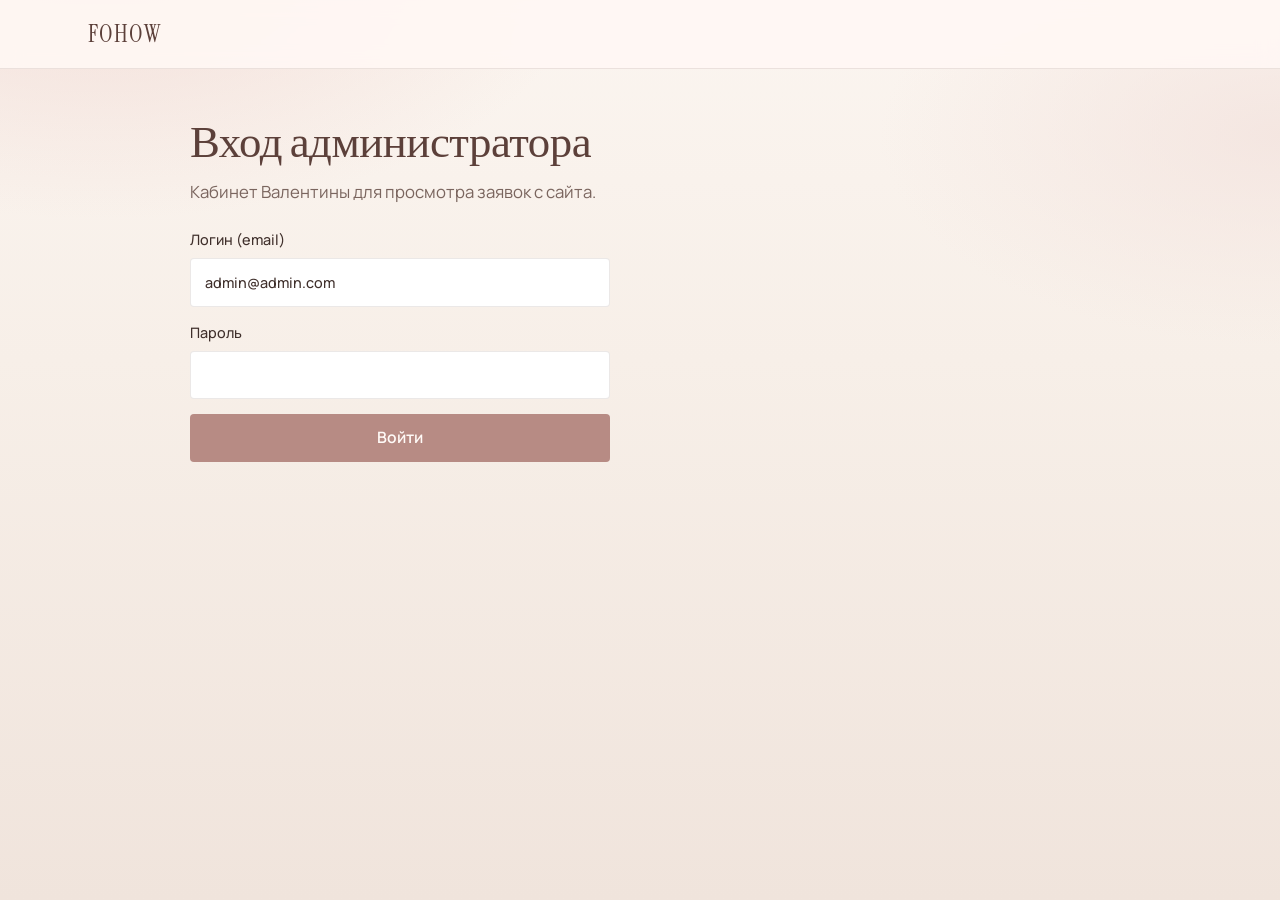
<file: admin.html>
<!DOCTYPE html>
<html lang="ru">
  <head>
    <meta charset="UTF-8" />
    <meta name="viewport" content="width=device-width, initial-scale=1.0" />
    <title>Админ · FOHOW Новосибирск</title>
    <link rel="preconnect" href="https://fonts.googleapis.com" />
    <link rel="preconnect" href="https://fonts.gstatic.com" crossorigin />
    <link
      href="https://fonts.googleapis.com/css2?family=Manrope:wght@400;500;600;700&family=Instrument+Serif:ital@0;1&display=swap"
      rel="stylesheet"
    />
    <link rel="stylesheet" href="styles.css" />
    <link rel="stylesheet" href="admin.css" />
  </head>
  <body class="admin-page">
    <header class="site-header">
      <a class="logo" href="index.html">FOHOW</a>
      <a class="header-cta" href="index.html">На сайт</a>
    </header>

    <main class="admin-main wrap">
      <section class="admin-login" id="login-view">
        <h1>Вход администратора</h1>
        <p>Кабинет Валентины для просмотра заявок с сайта.</p>
        <form id="login-form" class="admin-form" novalidate>
          <label>
            Логин (email)
            <input
              type="email"
              name="email"
              autocomplete="username"
              required
              value="admin@admin.com"
            />
          </label>
          <label>
            Пароль
            <input type="password" name="password" autocomplete="current-password" required />
          </label>
          <button class="btn btn-primary" type="submit">Войти</button>
          <p class="admin-error" id="login-error" hidden></p>
        </form>
      </section>

      <section class="admin-dashboard" id="dashboard-view" hidden>
        <div class="admin-top">
          <div>
            <h1>Заявки на консультацию</h1>
            <p class="admin-user">Вы вошли как <strong>admin@admin.com</strong></p>
          </div>
          <button class="btn btn-ghost" type="button" id="logout-btn">Выйти</button>
        </div>

        <div class="admin-actions">
          <button class="btn btn-ghost" type="button" id="refresh-btn">Обновить</button>
          <button class="btn btn-ghost" type="button" id="clear-btn">Очистить заявки</button>
        </div>

        <div class="table-wrap">
          <table class="admin-table">
            <thead>
              <tr>
                <th>Дата</th>
                <th>Имя</th>
                <th>Контакт</th>
                <th>Формат</th>
                <th>Источник</th>
              </tr>
            </thead>
            <tbody id="leads-body">
              <tr>
                <td colspan="5">Заявок пока нет.</td>
              </tr>
            </tbody>
          </table>
        </div>
      </section>
    </main>

    <script src="admin.js"></script>
  </body>
</html>
</file>
<file: styles.css>
:root {
  --bg: #f7efe8;
  --bg-deep: #f0e4dc;
  --surface: #fff8f4;
  --ink: #3f2f2b;
  --muted: #7a655e;
  --forest: #b78b84;
  --forest-deep: #5c403a;
  --leaf: #c49a93;
  --accent: #d4a39b;
  --accent-soft: #efd4ce;
  --powder: #f3e3de;
  --line: rgba(92, 64, 58, 0.12);
  --max: 1120px;
  --narrow: 720px;
  --font: "Manrope", system-ui, sans-serif;
  --display: "Instrument Serif", Georgia, serif;
  --ease: cubic-bezier(0.22, 1, 0.36, 1);
}

*,
*::before,
*::after {
  box-sizing: border-box;
}

html {
  scroll-behavior: smooth;
}

body {
  margin: 0;
  color: var(--ink);
  font: 400 1.05rem/1.65 var(--font);
  background:
    radial-gradient(900px 480px at 8% -5%, rgba(239, 212, 206, 0.7), transparent 55%),
    radial-gradient(800px 420px at 100% 15%, rgba(243, 227, 222, 0.8), transparent 50%),
    linear-gradient(180deg, #fbf5f0 0%, var(--bg) 40%, var(--bg-deep) 100%);
  background-attachment: fixed;
}

img {
  max-width: 100%;
  display: block;
}

a {
  color: inherit;
  text-decoration-thickness: 1px;
  text-underline-offset: 0.2em;
}

a:hover {
  color: var(--leaf);
}

h1,
h2,
h3 {
  font-family: var(--display);
  font-weight: 400;
  line-height: 1.15;
  letter-spacing: -0.01em;
}

h1 {
  font-size: clamp(2.4rem, 5.5vw, 4.2rem);
  margin: 0 0 1rem;
}

h2 {
  font-size: clamp(1.9rem, 3.5vw, 2.8rem);
  margin: 0 0 1.1rem;
  color: var(--forest-deep);
}

h3 {
  font-size: 1.45rem;
  margin: 0 0 0.6rem;
  color: var(--forest);
}

p {
  margin: 0 0 1rem;
}

.wrap {
  width: min(100% - 2.5rem, var(--max));
  margin-inline: auto;
}

.wrap.narrow {
  width: min(100% - 2.5rem, var(--narrow));
}

.section {
  padding: clamp(4rem, 8vw, 6.5rem) 0;
}

.section-lead,
.lead {
  font-size: 1.15rem;
  color: var(--muted);
}

.emphasis {
  font-family: var(--display);
  font-size: 1.35rem;
  font-style: italic;
  color: var(--forest);
  line-height: 1.35;
}

.emphasis.center {
  text-align: center;
  margin-top: 2rem;
}

.disclaimer {
  padding: 1rem 0 1rem 1rem;
  border-left: 2px solid var(--accent);
  color: var(--muted);
  font-size: 0.98rem;
}

.plain-list {
  margin: 0 0 1.4rem;
  padding: 0;
  list-style: none;
}

.plain-list li {
  position: relative;
  padding: 0.55rem 0 0.55rem 1.4rem;
  border-bottom: 1px solid var(--line);
}

.plain-list li::before {
  content: "";
  position: absolute;
  left: 0;
  top: 1.05rem;
  width: 0.45rem;
  height: 0.45rem;
  background: var(--leaf);
}

.btn {
  display: inline-flex;
  align-items: center;
  justify-content: center;
  gap: 0.5rem;
  min-height: 3rem;
  padding: 0.75rem 1.4rem;
  border: 0;
  border-radius: 4px;
  font: 600 0.98rem/1 var(--font);
  cursor: pointer;
  text-decoration: none;
  transition: transform 0.35s var(--ease), background 0.25s ease, color 0.25s ease;
}

.btn:hover {
  transform: translateY(-2px);
  color: inherit;
}

.btn-primary {
  background: var(--forest);
  color: #fffaf7;
}

.btn-primary:hover {
  background: var(--forest-deep);
  color: #fffaf7;
}

/* Header */
.site-header {
  position: sticky;
  top: 0;
  z-index: 20;
  display: flex;
  align-items: center;
  justify-content: space-between;
  gap: 1rem;
  padding: 0.85rem 1.25rem 0.85rem 5.5rem;
  background: rgba(255, 248, 244, 0.9);
  backdrop-filter: blur(10px);
  border-bottom: 1px solid var(--line);
}

.logo {
  font-family: var(--display);
  font-size: 1.55rem;
  letter-spacing: 0.04em;
  text-decoration: none;
  color: var(--forest-deep);
}

.nav {
  display: none;
  gap: 1.35rem;
  align-items: center;
}

.nav a {
  text-decoration: none;
  font-size: 0.92rem;
  font-weight: 500;
  color: var(--muted);
}

.nav a:hover,
.nav-cta {
  color: var(--forest);
}

.header-cta {
  text-decoration: none;
  font-size: 0.9rem;
  font-weight: 600;
  color: var(--forest);
  border-bottom: 1px solid currentColor;
}

/* Hero */
.hero {
  position: relative;
  min-height: 100svh;
  display: grid;
  align-items: end;
  overflow: hidden;
}

.hero-media {
  position: absolute;
  inset: 0;
  background:
    linear-gradient(180deg, rgba(92, 64, 58, 0.2) 0%, rgba(63, 47, 43, 0.72) 100%),
    url("https://images.unsplash.com/photo-1506126613408-eca07ce68773?auto=format&fit=crop&w=2000&q=80")
      center / cover no-repeat;
  animation: hero-pan 22s ease-in-out infinite alternate;
  transform: scale(1.05);
}

.hero-content {
  position: relative;
  z-index: 1;
  width: min(100% - 2.5rem, 760px);
  margin: 0 auto 8vh;
  color: #f4f8f5;
  animation: rise 1s var(--ease) both;
}

.brand-mark {
  margin: 0 0 0.85rem;
  font-size: clamp(1.15rem, 2.4vw, 1.55rem);
  font-weight: 700;
  letter-spacing: 0.12em;
  text-transform: uppercase;
  color: #fff;
}

.hero h1 {
  color: #fff;
  max-width: 14ch;
}

.hero-lead {
  max-width: 38ch;
  margin-bottom: 1.6rem;
  color: rgba(244, 248, 245, 0.9);
  font-size: 1.08rem;
}

.hero-actions {
  display: flex;
  flex-direction: column;
  align-items: flex-start;
  gap: 0.85rem;
}

.hero .btn-primary {
  background: #fff8f4;
  color: var(--forest-deep);
}

.hero .btn-primary:hover {
  background: #fff;
  color: var(--forest-deep);
}

.hero-note {
  margin: 0;
  font-size: 0.92rem;
  color: rgba(244, 248, 245, 0.78);
}

.hero .hero-note {
  color: rgba(244, 248, 245, 0.78);
}

.consult .hero-note {
  color: rgba(255, 248, 244, 0.78);
}

/* About */
.about-layout {
  display: grid;
  gap: 2.5rem;
  align-items: start;
}

.about-aside {
  text-align: center;
  color: var(--muted);
  font-size: 0.95rem;
}

.portrait-frame {
  margin: 0 auto 1rem;
  width: min(100%, 380px);
  padding: 0.65rem;
  background: linear-gradient(165deg, #fff8f4, var(--powder));
  border: 1px solid rgba(183, 139, 132, 0.28);
}

.portrait {
  width: 100%;
  aspect-ratio: 4 / 5;
  border-radius: 2px;
  object-fit: cover;
  object-position: center 12%;
  display: block;
  background: #e8ddd6;
}

.portrait-caption {
  margin: 0;
  line-height: 1.45;
}

.portrait-caption strong {
  display: block;
  margin-bottom: 0.25rem;
  color: var(--forest-deep);
  font-size: 1.08rem;
}

.about-text h3 {
  margin-top: 1.8rem;
}

.signature {
  margin: 1.6rem 0 1.2rem;
  padding-top: 1rem;
  border-top: 1px solid var(--line);
  font-family: var(--display);
  font-size: 1.35rem;
  color: var(--forest-deep);
  line-height: 1.35;
}

.signature span {
  display: block;
  margin-top: 0.45rem;
  font-family: var(--font);
  font-size: 0.92rem;
  color: var(--muted);
  font-style: normal;
}

.contact-facts {
  list-style: none;
  margin: 1.4rem 0 1.6rem;
  padding: 0;
  display: grid;
  gap: 0.75rem;
}

.contact-facts li {
  display: grid;
  gap: 0.2rem;
  padding-bottom: 0.75rem;
  border-bottom: 1px solid var(--line);
}

.contact-facts span {
  font-size: 0.8rem;
  font-weight: 600;
  letter-spacing: 0.06em;
  text-transform: uppercase;
  color: var(--muted);
}

.contact-facts a {
  text-decoration: none;
  font-weight: 600;
  color: var(--forest-deep);
}

.contact-facts a:hover {
  color: var(--forest);
}

.form-status {
  margin: 0.4rem 0 0;
  color: var(--accent-soft);
  font-size: 0.95rem;
}

/* Chat bot */
.bot-toggle {
  position: fixed;
  top: 0.85rem;
  left: 0.85rem;
  z-index: 60;
  min-width: 3.4rem;
  min-height: 3.4rem;
  padding: 0.65rem 0.9rem;
  border: 1px solid rgba(183, 139, 132, 0.4);
  border-radius: 4px;
  background: linear-gradient(145deg, #fff8f4, var(--powder));
  color: var(--forest-deep);
  font: 700 0.92rem/1 var(--font);
  letter-spacing: 0.04em;
  cursor: pointer;
  box-shadow: 0 10px 24px rgba(92, 64, 58, 0.12);
  transition: transform 0.3s var(--ease), background 0.25s ease;
}

.bot-toggle:hover,
.bot-toggle.is-open {
  transform: translateY(-1px);
  background: linear-gradient(145deg, #fff, var(--accent-soft));
}

.bot-panel {
  position: fixed;
  top: 4.5rem;
  left: 0.85rem;
  z-index: 55;
  width: min(calc(100vw - 1.7rem), 360px);
  height: min(70vh, 520px);
  display: flex;
  flex-direction: column;
  background: #fff8f4;
  border: 1px solid rgba(183, 139, 132, 0.28);
  box-shadow: 0 22px 50px rgba(92, 64, 58, 0.16);
}

.bot-panel[hidden] {
  display: none;
}

.bot-header {
  display: flex;
  justify-content: space-between;
  gap: 0.8rem;
  padding: 0.9rem 1rem;
  border-bottom: 1px solid var(--line);
  background: var(--powder);
}

.bot-header strong {
  display: block;
  color: var(--forest-deep);
}

.bot-header p {
  margin: 0.25rem 0 0;
  font-size: 0.82rem;
  color: var(--muted);
}

.bot-close {
  width: 2rem;
  height: 2rem;
  border: 0;
  background: transparent;
  color: var(--muted);
  font-size: 1.5rem;
  line-height: 1;
  cursor: pointer;
}

.bot-messages {
  flex: 1;
  overflow-y: auto;
  padding: 1rem;
  display: flex;
  flex-direction: column;
  gap: 0.7rem;
}

.bot-msg {
  max-width: 88%;
  padding: 0.7rem 0.85rem;
  border-radius: 4px;
  font-size: 0.92rem;
  line-height: 1.45;
}

.bot-msg-bot {
  align-self: flex-start;
  background: var(--powder);
  color: var(--ink);
  border: 1px solid var(--line);
}

.bot-msg-user {
  align-self: flex-end;
  background: var(--forest);
  color: #fffaf7;
}

.bot-form {
  display: grid;
  grid-template-columns: 1fr auto;
  gap: 0.5rem;
  padding: 0.75rem;
  border-top: 1px solid var(--line);
}

.bot-form input {
  min-height: 2.7rem;
  padding: 0.55rem 0.75rem;
  border: 1px solid var(--line);
  border-radius: 4px;
  background: #fff;
  color: var(--ink);
  font: inherit;
}

.bot-form .btn {
  min-height: 2.7rem;
  padding-inline: 0.9rem;
}

/* China trip gallery */
.china {
  background: linear-gradient(180deg, transparent, rgba(239, 212, 206, 0.45), transparent);
}

.china-intro {
  max-width: 680px;
  margin-bottom: 2rem;
}

.china-gallery {
  display: grid;
  grid-template-columns: 1fr;
  gap: 1.75rem;
  width: min(100%, 860px);
  margin-inline: auto;
}

.china-card {
  margin: 0;
  display: flex;
  flex-direction: column;
  background: var(--surface);
  border: 1px solid var(--line);
}

.china-card img {
  width: 100%;
  height: auto;
  max-width: 100%;
  display: block;
  background: var(--powder);
}

.china-card--portrait img {
  width: min(100%, 520px);
  margin-inline: auto;
}

.china-card figcaption {
  padding: 0.95rem 1rem 1.1rem;
  font-size: 0.95rem;
  line-height: 1.45;
  color: var(--muted);
}

.china-card figcaption strong {
  display: block;
  margin-bottom: 0.2rem;
  color: var(--forest-deep);
  font-size: 0.82rem;
  letter-spacing: 0.05em;
  text-transform: uppercase;
  font-weight: 700;
}

/* Company */
.assortment {
  display: grid;
  gap: 0.75rem;
  margin: 0 0 1.5rem;
  padding: 0;
  list-style: none;
}

.assortment li {
  padding: 1rem 0;
  border-bottom: 1px solid var(--line);
  font-weight: 500;
}

/* Business */
.callout {
  font-family: var(--display);
  font-size: clamp(1.4rem, 2.5vw, 1.9rem);
  color: var(--forest-deep);
  margin: 0.4rem 0 1.2rem;
}

.units {
  display: grid;
  gap: 1.25rem;
  margin: 1.2rem 0 1.6rem;
}

.units > div {
  padding: 1.1rem 0;
  border-top: 1px solid var(--line);
}

.units strong {
  display: block;
  margin-bottom: 0.35rem;
  font-size: 1.2rem;
  color: var(--forest);
  letter-spacing: 0.04em;
}

.units p {
  margin: 0;
  color: var(--muted);
}

.table-wrap {
  margin: 1.2rem 0 1.6rem;
  overflow-x: auto;
  border-top: 1px solid var(--line);
  border-bottom: 1px solid var(--line);
}

table {
  width: 100%;
  border-collapse: collapse;
  min-width: 420px;
}

th,
td {
  padding: 0.95rem 0.75rem;
  text-align: left;
  border-bottom: 1px solid var(--line);
}

th {
  font-size: 0.82rem;
  font-weight: 600;
  letter-spacing: 0.06em;
  text-transform: uppercase;
  color: var(--muted);
}

tbody tr:last-child td {
  border-bottom: 0;
}

td:last-child {
  font-weight: 600;
  color: var(--forest);
}

/* Packages */
.packages {
  display: grid;
  gap: 0;
  margin: 2rem 0 1.5rem;
}

.packages article {
  padding: 1.6rem 0;
  border-top: 1px solid var(--line);
}

.packages article:last-child {
  border-bottom: 1px solid var(--line);
}

.package-tag {
  margin: 0 0 0.5rem;
  color: var(--accent);
  font-size: 0.92rem;
  font-weight: 600;
}

.price {
  margin: 0 0 0.9rem;
  font-size: 1.2rem;
  font-weight: 700;
  color: var(--forest-deep);
}

/* Steps */
.steps {
  margin: 1.5rem 0 0;
  padding: 0;
  list-style: none;
  counter-reset: step;
}

.steps li {
  counter-increment: step;
  display: grid;
  gap: 0.35rem;
  padding: 1.4rem 0 1.4rem 3.4rem;
  border-bottom: 1px solid var(--line);
  position: relative;
}

.steps li::before {
  content: counter(step);
  position: absolute;
  left: 0;
  top: 1.4rem;
  width: 2.2rem;
  height: 2.2rem;
  display: grid;
  place-items: center;
  border: 1px solid var(--leaf);
  color: var(--leaf);
  font-weight: 600;
  font-size: 0.95rem;
}

.steps h3 {
  margin: 0;
}

.steps p {
  margin: 0;
  color: var(--muted);
}

/* Risk */
.risk {
  background: linear-gradient(180deg, transparent, rgba(239, 212, 206, 0.35), transparent);
}

/* FAQ */
.faq details {
  border-bottom: 1px solid var(--line);
  padding: 0.35rem 0;
}

.faq summary {
  cursor: pointer;
  list-style: none;
  padding: 1.1rem 2rem 1.1rem 0;
  font-weight: 600;
  position: relative;
}

.faq summary::-webkit-details-marker {
  display: none;
}

.faq summary::after {
  content: "+";
  position: absolute;
  right: 0;
  top: 50%;
  transform: translateY(-50%);
  font-size: 1.35rem;
  color: var(--leaf);
  font-weight: 400;
}

.faq details[open] summary::after {
  content: "−";
}

.faq details p {
  margin: 0 0 1.1rem;
  color: var(--muted);
  max-width: 58ch;
}

/* Consult */
.consult {
  background:
    linear-gradient(160deg, rgba(92, 64, 58, 0.88), rgba(63, 47, 43, 0.92)),
    url("https://images.unsplash.com/photo-1441974231531-c6227db76b6e?auto=format&fit=crop&w=1800&q=80")
      center / cover no-repeat;
  color: #fff8f4;
}

.consult h2,
.consult .emphasis {
  color: #fff8f4;
}

.consult-inner {
  max-width: 640px;
}

.consult-list li {
  border-bottom-color: rgba(244, 248, 245, 0.18);
}

.consult-list li::before {
  background: var(--accent-soft);
}

.consult-form {
  display: grid;
  gap: 0.9rem;
  margin: 1.6rem 0 1.2rem;
}

.consult-form label {
  display: grid;
  gap: 0.4rem;
  font-size: 0.9rem;
  font-weight: 500;
}

.consult-form input,
.consult-form select {
  width: 100%;
  min-height: 3rem;
  padding: 0.7rem 0.9rem;
  border: 1px solid rgba(244, 248, 245, 0.28);
  border-radius: 4px;
  background: rgba(244, 248, 245, 0.08);
  color: #fff;
  font: inherit;
}

.consult-form input::placeholder {
  color: rgba(244, 248, 245, 0.55);
}

.consult-form select option {
  color: #3f2f2b;
}

.consult .btn-primary {
  background: #fff8f4;
  color: var(--forest-deep);
  margin-top: 0.4rem;
}

.consult .btn-primary:hover {
  background: #fff;
}

.closing {
  margin-top: 1.4rem;
  font-family: var(--display);
  font-size: 1.6rem;
  font-style: italic;
}

/* Footer */
.site-footer {
  padding: 3rem 0 2rem;
  background: #5c403a;
  color: rgba(255, 248, 244, 0.88);
}

.footer-grid {
  display: grid;
  gap: 1.5rem;
  margin-bottom: 1.8rem;
}

.footer-brand {
  margin: 0 0 0.4rem;
  font-family: var(--display);
  font-size: 1.5rem;
  color: #fff;
}

.footer-links {
  display: grid;
  gap: 0.55rem;
}

.footer-links a {
  color: rgba(244, 248, 245, 0.85);
  text-decoration: none;
  border-bottom: 1px solid transparent;
  width: fit-content;
}

.footer-links a:hover {
  color: #fff;
  border-bottom-color: currentColor;
}

.footer-legal {
  width: min(100% - 2.5rem, var(--max));
  margin: 0 auto;
  padding-top: 1.4rem;
  border-top: 1px solid rgba(244, 248, 245, 0.16);
  font-size: 0.84rem;
  line-height: 1.55;
  color: rgba(244, 248, 245, 0.62);
}

@keyframes rise {
  from {
    opacity: 0;
    transform: translateY(28px);
  }
  to {
    opacity: 1;
    transform: translateY(0);
  }
}

@keyframes hero-pan {
  from {
    transform: scale(1.05) translate3d(0, 0, 0);
  }
  to {
    transform: scale(1.1) translate3d(-1.5%, -1%, 0);
  }
}

@keyframes float-soft {
  0%,
  100% {
    transform: translateY(0);
  }
  50% {
    transform: translateY(-8px);
  }
}

@media (min-width: 780px) {
  .nav {
    display: flex;
  }

  .header-cta {
    display: none;
  }

  .about-layout {
    grid-template-columns: minmax(240px, 340px) 1fr;
    gap: 3.5rem;
  }

  .about-aside {
    position: sticky;
    top: 5.5rem;
  }

  .units {
    grid-template-columns: 1fr 1fr;
    gap: 2rem;
  }

  .packages {
    grid-template-columns: repeat(3, 1fr);
    gap: 1.5rem;
  }

  .packages article {
    border: 0;
    border-top: 2px solid var(--forest);
    padding-top: 1.4rem;
  }

  .packages article:last-child {
    border-bottom: 0;
  }

  .footer-grid {
    grid-template-columns: 1.4fr 1fr;
    align-items: start;
  }
}


@media (prefers-reduced-motion: reduce) {
  html {
    scroll-behavior: auto;
  }

  .hero-media,
  .hero-content,
  .btn,
  .bot-toggle {
    animation: none;
    transition: none;
  }
}
</file>
<file: admin.css>
.admin-page {
  min-height: 100vh;
}

.admin-main {
  padding: 3rem 0 5rem;
  width: min(100% - 2.5rem, 900px);
}

.admin-login,
.admin-dashboard {
  animation: rise 0.7s var(--ease) both;
}

.admin-login h1,
.admin-dashboard h1 {
  font-family: var(--display);
  font-size: clamp(2rem, 4vw, 2.8rem);
  margin: 0 0 0.6rem;
  color: var(--forest-deep);
}

.admin-login > p,
.admin-user {
  color: var(--muted);
  margin: 0 0 1.4rem;
}

.admin-form {
  display: grid;
  gap: 0.9rem;
  max-width: 420px;
}

.admin-form label {
  display: grid;
  gap: 0.4rem;
  font-size: 0.9rem;
  font-weight: 500;
}

.admin-form input {
  width: 100%;
  min-height: 3rem;
  padding: 0.7rem 0.9rem;
  border: 1px solid var(--line);
  border-radius: 4px;
  background: #fff;
  color: var(--ink);
  font: inherit;
}

.admin-error {
  margin: 0;
  color: #9b3b2e;
  font-size: 0.95rem;
}

.admin-top {
  display: flex;
  flex-wrap: wrap;
  gap: 1rem;
  align-items: flex-start;
  justify-content: space-between;
  margin-bottom: 1.2rem;
}

.admin-actions {
  display: flex;
  flex-wrap: wrap;
  gap: 0.6rem;
  margin-bottom: 1.2rem;
}

.btn-ghost {
  background: transparent;
  color: var(--forest);
  border: 1px solid var(--line);
}

.btn-ghost:hover {
  background: rgba(31, 74, 56, 0.06);
  color: var(--forest-deep);
}

.admin-table {
  min-width: 560px;
}

.admin-table td {
  vertical-align: top;
}
</file>
